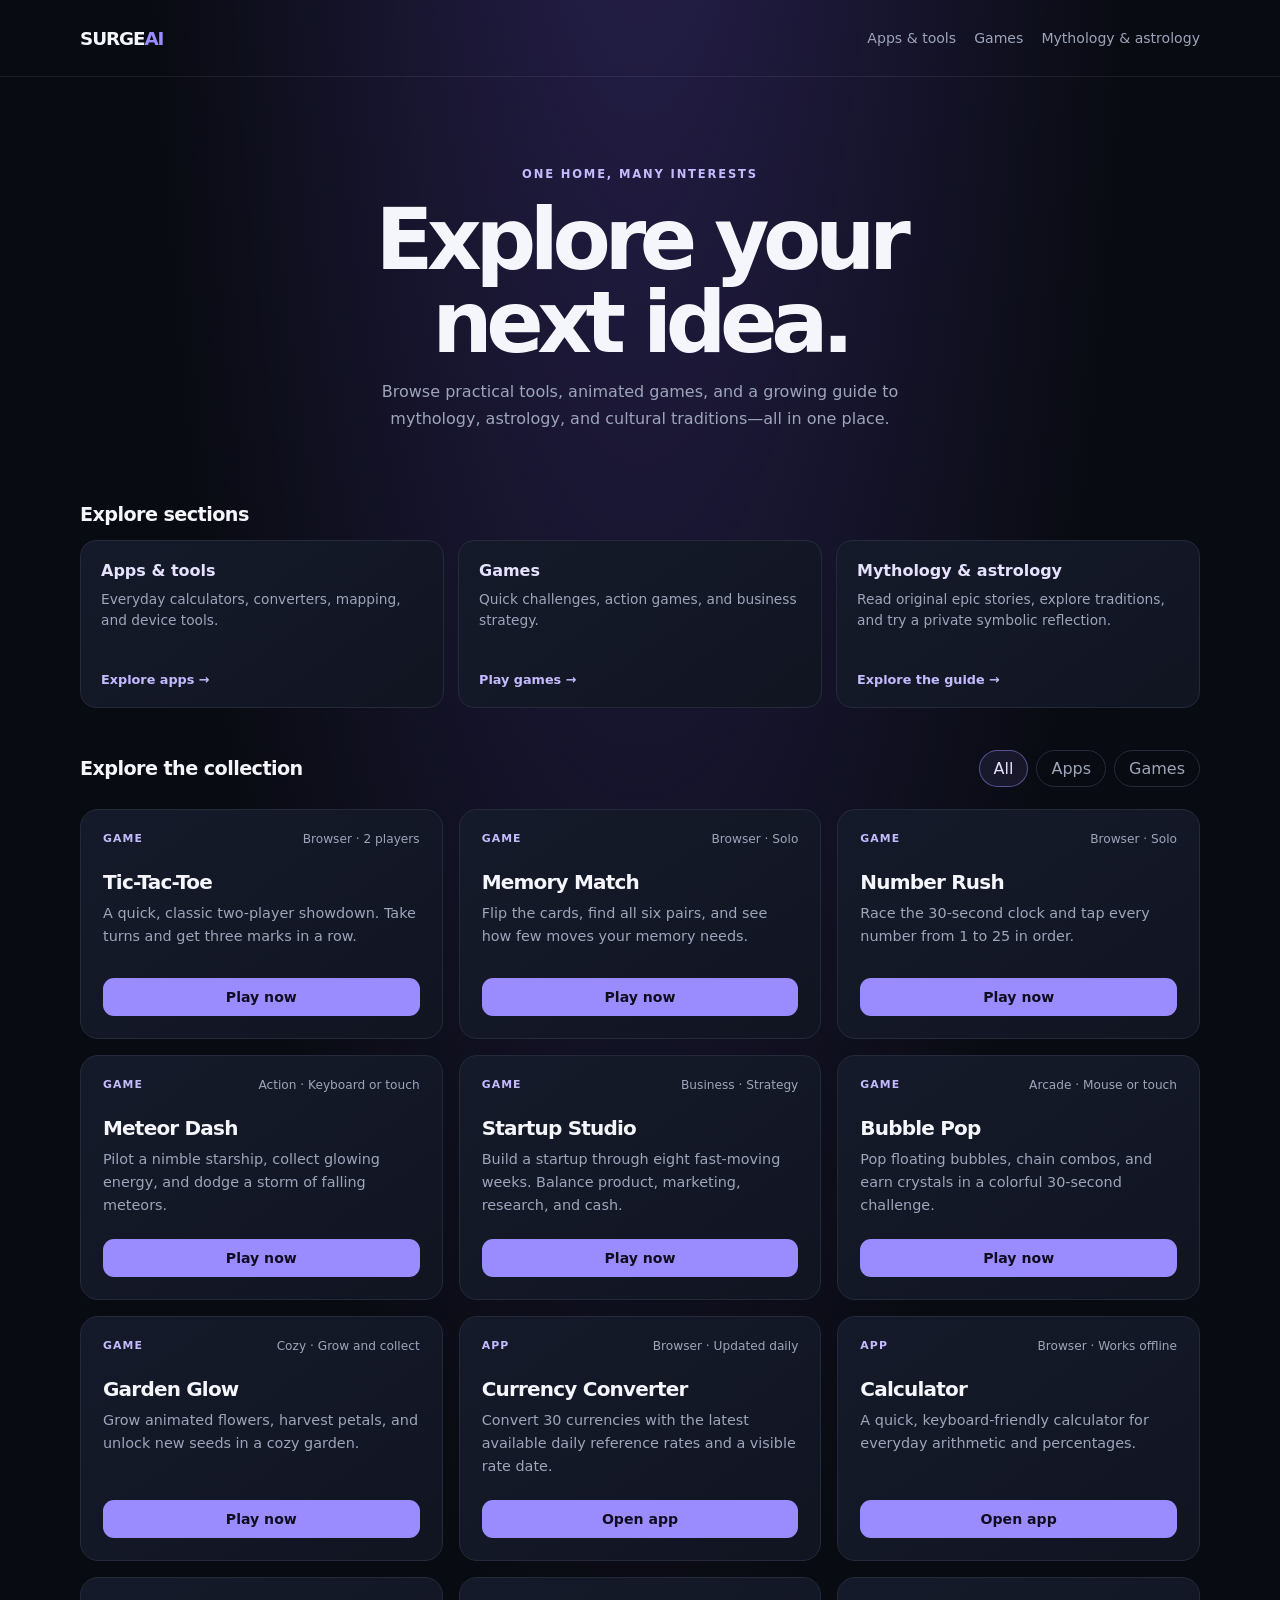
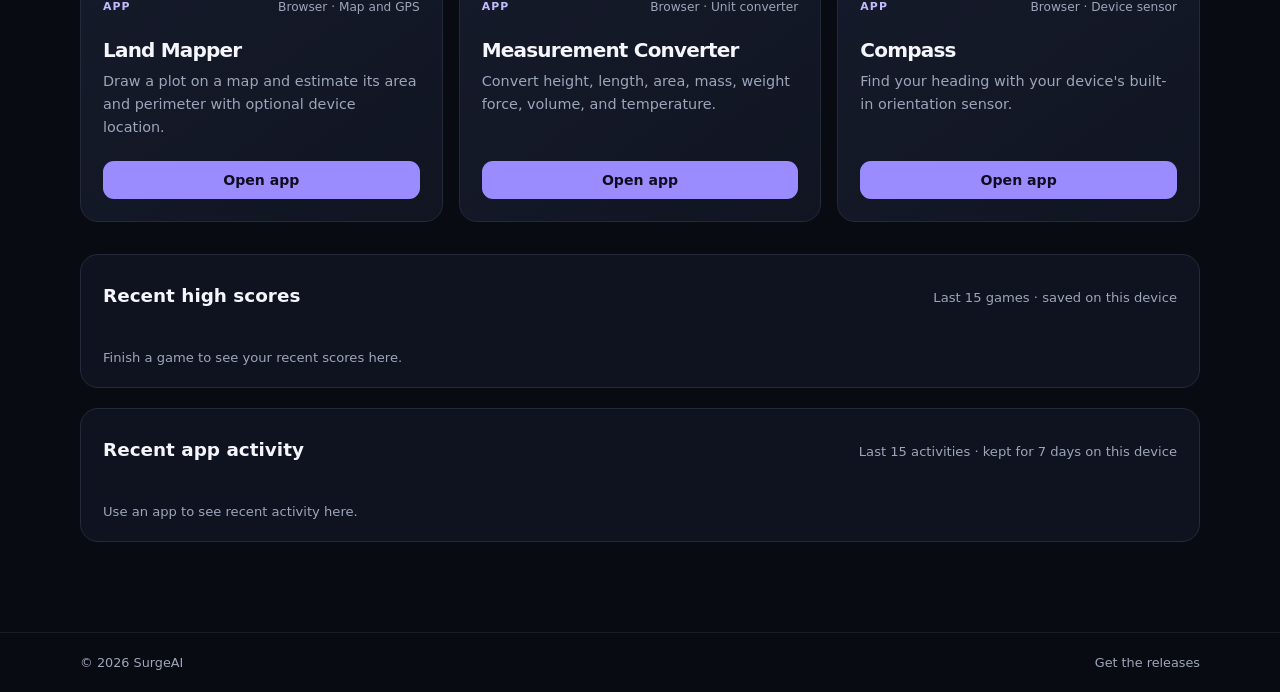
<file: public/index.html>
<!doctype html>
<html lang="en">
  <head>
    <meta charset="utf-8" />
    <meta name="viewport" content="width=device-width, initial-scale=1" />
    <meta name="theme-color" content="#090b12" />
    <meta
      name="description"
      content="Explore browser apps, games, and mythology and astrology guides on SurgeAI."
    />
    <meta
      http-equiv="Content-Security-Policy"
      content="default-src 'self'; base-uri 'self'; object-src 'none'; script-src 'self' https://static.cloudflareinsights.com; style-src 'self' 'unsafe-inline'; img-src 'self' data:; font-src 'self'; connect-src 'self' https://cloudflareinsights.com; form-action 'self'; upgrade-insecure-requests; require-trusted-types-for 'script'"
    />
    <title>SurgeAI — Apps, Games & Guides</title>
    <link rel="canonical" href="https://surgeai.si/" />
    <link rel="ard" href="./.well-known/ard.json" />
    <style>
      :root {
        color-scheme: dark;
        font-family: Inter, ui-sans-serif, system-ui, -apple-system, BlinkMacSystemFont, "Segoe UI", sans-serif;
        background: #090b12;
        color: #f5f6fb;
        font-synthesis: none;
        --muted: #9da5ba;
        --line: #252a3b;
        --accent: #9a8cff;
        --panel: #111522;
      }
      * { box-sizing: border-box; }
      body { margin: 0; min-width: 320px; background: radial-gradient(ellipse at 50% -20%, #28204f 0, transparent 55%), #090b12; }
      a { color: inherit; text-decoration: none; }
      button { font: inherit; }
      .wrap { width: min(1120px, calc(100% - 40px)); margin: auto; }
      header { border-bottom: 1px solid #ffffff12; }
      .nav { min-height: 76px; display: flex; align-items: center; justify-content: space-between; }
      .brand { font-size: 1.15rem; font-weight: 800; letter-spacing: -.06em; }
      .brand span { color: var(--accent); }
      .nav-links { display: flex; flex-wrap: wrap; gap: 18px; color: var(--muted); font-size: .88rem; }
      .nav-links a:hover { color: #fff; }
      .hero { padding: 86px 0 42px; text-align: center; }
      .eyebrow { color: #c4bbff; text-transform: uppercase; letter-spacing: .16em; font-weight: 700; font-size: .72rem; }
      h1 { margin: 16px 0 14px; font-size: clamp(2.8rem, 8vw, 5.3rem); line-height: .98; letter-spacing: -.075em; }
      .hero p { margin: auto; max-width: 560px; color: var(--muted); line-height: 1.7; }
      main { min-height: 52vh; padding: 28px 0 90px; }
      .toolbar { display: flex; align-items: center; justify-content: space-between; gap: 20px; margin: 22px 0; }
      .toolbar h2 { margin: 0; font-size: 1.2rem; letter-spacing: -.03em; }
      .filters { display: flex; gap: 8px; }
      .filter { border: 1px solid var(--line); border-radius: 999px; padding: 8px 14px; color: var(--muted); background: transparent; cursor: pointer; }
      .filter[aria-pressed="true"] { border-color: #9a8cff80; color: #e4dfff; background: #9a8cff17; }
      .grid { display: grid; grid-template-columns: repeat(3, minmax(0, 1fr)); gap: 16px; }
      .card { border: 1px solid var(--line); border-radius: 18px; padding: 22px; background: linear-gradient(145deg, #151a2a, var(--panel)); display: flex; flex-direction: column; min-height: 230px; }
      .card-top { display: flex; justify-content: space-between; align-items: center; gap: 10px; }
      .badge { color: #c4bbff; text-transform: uppercase; letter-spacing: .1em; font-size: .68rem; font-weight: 800; }
      .platform { color: var(--muted); font-size: .76rem; }
      .card h3 { margin: 24px 0 8px; font-size: 1.25rem; letter-spacing: -.04em; }
      .card p { color: var(--muted); font-size: .9rem; line-height: 1.6; margin: 0 0 22px; }
      .download { margin-top: auto; display: inline-flex; align-items: center; justify-content: center; width: 100%; padding: 11px 14px; border-radius: 11px; background: #9a8cff; color: #100d20; font-size: .88rem; font-weight: 800; }
      .download:hover { background: #b0a7ff; }
      .empty { grid-column: 1 / -1; border: 1px dashed #353b50; border-radius: 18px; padding: 45px 20px; text-align: center; color: var(--muted); }
      .empty strong { display: block; color: #e5e7f2; margin-bottom: 6px; }
      .sections { margin: 0 0 42px; }
      .sections h2 { margin: 0 0 14px; font-size: 1.2rem; letter-spacing: -.03em; }
      .section-grid { display: grid; grid-template-columns: repeat(3, minmax(0, 1fr)); gap: 14px; }
      .section-card { display: flex; flex-direction: column; min-height: 168px; padding: 20px; border: 1px solid var(--line); border-radius: 16px; background: linear-gradient(145deg, #151a2a, var(--panel)); transition: transform .18s ease, border-color .18s ease; }
      .section-card:hover { transform: translateY(-3px); border-color: #9a8cff80; }
      .section-card strong { color: #e5e1ff; font-size: 1rem; }
      .section-card span { margin-top: 9px; color: var(--muted); font-size: .86rem; line-height: 1.55; }
      .section-card em { margin-top: auto; padding-top: 16px; color: #c4bbff; font-size: .8rem; font-style: normal; font-weight: 800; }
      .score-history { margin-top: 32px; border: 1px solid var(--line); border-radius: 18px; padding: 22px; background: #111522dd; }
      .score-heading { display: flex; justify-content: space-between; align-items: baseline; gap: 12px; }
      .score-heading h2 { margin: 0; font-size: 1.15rem; }
      .score-heading p, .score-empty { color: var(--muted); font-size: .82rem; }
      .score-list { display: grid; gap: 8px; margin: 16px 0 0; padding: 0; list-style: none; }
      .score-entry { display: flex; justify-content: space-between; align-items: center; gap: 12px; border: 1px solid #252a3b; border-radius: 12px; padding: 11px 13px; background: #0c0f19; }
      .score-entry strong, .score-entry span { display: block; }
      .score-entry strong { font-size: .88rem; }
      .score-entry span { margin-top: 4px; color: var(--muted); font-size: .74rem; }
      .score-value { flex: 0 0 auto; color: #d7d0ff; font-weight: 800; font-size: .82rem; text-align: right; }
      .score-badge { display: inline-block !important; color: #8df0c0 !important; font-weight: 800; }
      .score-empty { margin: 16px 0 0; }
      .activity-history { margin-top: 20px; border: 1px solid var(--line); border-radius: 18px; padding: 22px; background: #111522dd; }
      .activity-heading { display: flex; justify-content: space-between; align-items: baseline; gap: 12px; }
      .activity-heading h2 { margin: 0; font-size: 1.15rem; }
      .activity-heading p, .activity-empty { color: var(--muted); font-size: .82rem; }
      .activity-list { display: grid; gap: 8px; margin: 16px 0 0; padding: 0; list-style: none; }
      .activity-entry { display: flex; justify-content: space-between; align-items: center; gap: 12px; border: 1px solid #252a3b; border-radius: 12px; padding: 11px 13px; background: #0c0f19; }
      .activity-entry strong, .activity-entry span { display: block; }
      .activity-entry strong { font-size: .88rem; }
      .activity-entry span { margin-top: 4px; color: var(--muted); font-size: .74rem; }
      .activity-time { flex: 0 0 auto; color: #d7d0ff; font-size: .76rem; text-align: right; }
      .activity-empty { margin: 16px 0 0; }
      footer { border-top: 1px solid #ffffff12; padding: 22px 0; color: var(--muted); font-size: .8rem; }
      .footer { display: flex; justify-content: space-between; gap: 20px; }
      .footer a:hover { color: #fff; }
      @media (max-width: 760px) { .grid, .section-grid { grid-template-columns: repeat(2, minmax(0, 1fr)); } }
      @media (max-width: 540px) { .wrap { width: min(100% - 28px, 1120px); } .hero { padding-top: 62px; } .nav { align-items: flex-start; flex-direction: column; justify-content: center; gap: 8px; padding: 14px 0; } .nav-links { gap: 14px; } .toolbar { align-items: flex-start; flex-direction: column; } .grid, .section-grid { grid-template-columns: 1fr; } .footer { flex-direction: column; gap: 8px; } .score-heading, .activity-heading { align-items: flex-start; flex-direction: column; } }
    </style>
  </head>
  <body>
    <header>
      <div class="wrap nav">
        <a class="brand" href="./" aria-label="SurgeAI home">SURGE<span>AI</span></a>
        <nav class="nav-links" aria-label="Site sections">
          <a href="./?category=app#catalog">Apps &amp; tools</a>
          <a href="./?category=game#catalog">Games</a>
          <a href="./mythology/">Mythology &amp; astrology</a>
        </nav>
      </div>
    </header>
    <section class="hero wrap">
      <span class="eyebrow">One home, many interests</span>
      <h1>Explore your<br />next idea.</h1>
      <p>Browse practical tools, animated games, and a growing guide to mythology, astrology, and cultural traditions—all in one place.</p>
    </section>
    <main class="wrap">
      <section class="sections" aria-labelledby="sections-title">
        <h2 id="sections-title">Explore sections</h2>
        <div class="section-grid">
          <a class="section-card" href="./?category=app#catalog">
            <strong>Apps &amp; tools</strong>
            <span>Everyday calculators, converters, mapping, and device tools.</span>
            <em>Explore apps →</em>
          </a>
          <a class="section-card" href="./?category=game#catalog">
            <strong>Games</strong>
            <span>Quick challenges, action games, and business strategy.</span>
            <em>Play games →</em>
          </a>
          <a class="section-card" href="./mythology/">
            <strong>Mythology &amp; astrology</strong>
            <span>Read original epic stories, explore traditions, and try a private symbolic reflection.</span>
            <em>Explore the guide →</em>
          </a>
        </div>
      </section>
      <div class="toolbar">
        <h2>Explore the collection</h2>
        <div class="filters" aria-label="Filter catalog">
          <button class="filter" type="button" data-filter="all" aria-pressed="true">All</button>
          <button class="filter" type="button" data-filter="app" aria-pressed="false">Apps</button>
          <button class="filter" type="button" data-filter="game" aria-pressed="false">Games</button>
        </div>
      </div>
      <div class="grid" id="catalog" aria-live="polite">
        <div class="empty"><strong>Loading the collection…</strong>Please wait a moment.</div>
      </div>
      <section class="score-history" aria-labelledby="score-title">
        <div class="score-heading">
          <h2 id="score-title">Recent high scores</h2>
          <p>Last 15 games · saved on this device</p>
        </div>
        <ol class="score-list" id="recent-scores" aria-live="polite"></ol>
        <p class="score-empty" id="score-empty">Finish a game to see your recent scores here.</p>
      </section>
      <section class="activity-history" aria-labelledby="activity-title">
        <div class="activity-heading">
          <h2 id="activity-title">Recent app activity</h2>
          <p>Last 15 activities · kept for 7 days on this device</p>
        </div>
        <ol class="activity-list" id="recent-activity" aria-live="polite"></ol>
        <p class="activity-empty" id="activity-empty">Use an app to see recent activity here.</p>
      </section>
    </main>
    <footer>
      <div class="wrap footer">
        <span>© <span id="year"></span> SurgeAI</span>
        <a href="https://github.com/EmperorAsy/surgeai/releases">Get the releases</a>
      </div>
    </footer>
    <script src="./app.js?v=20261110-sections-1" defer></script>
  </body>
</html>
</file>
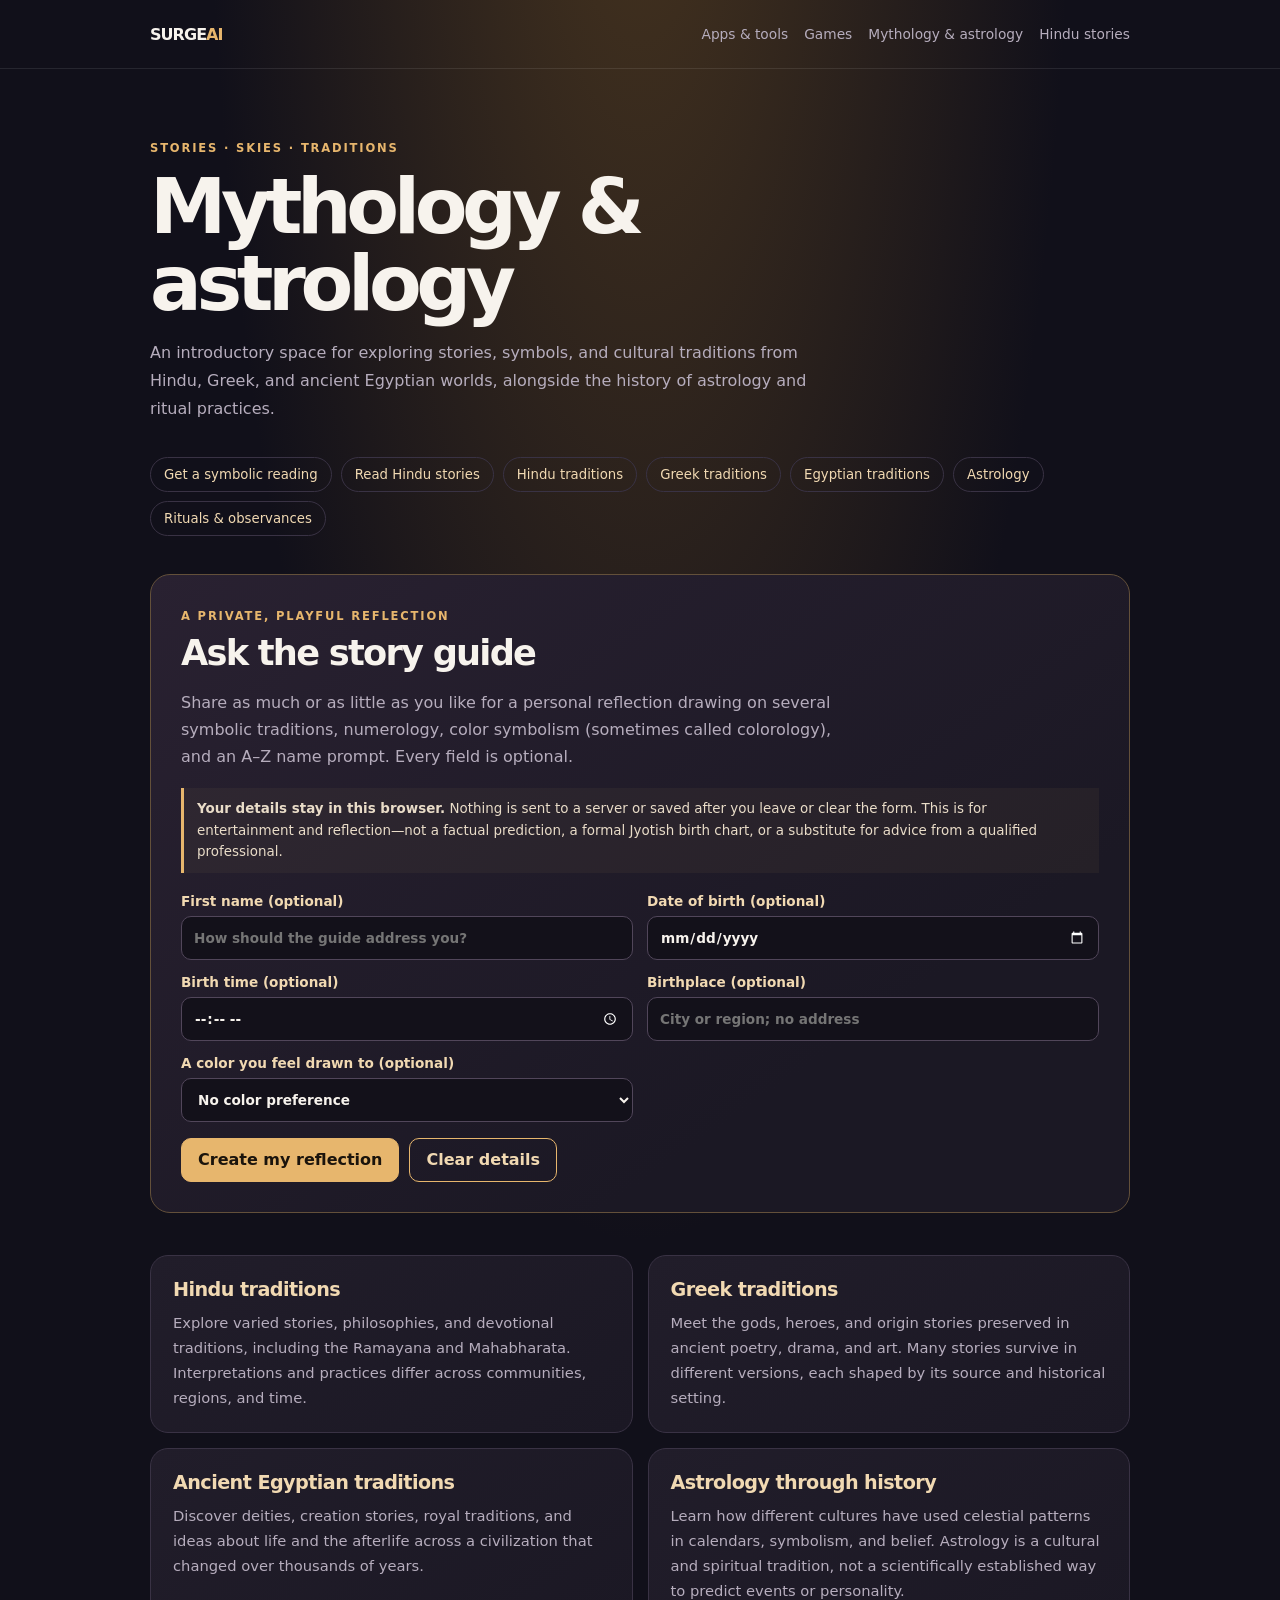
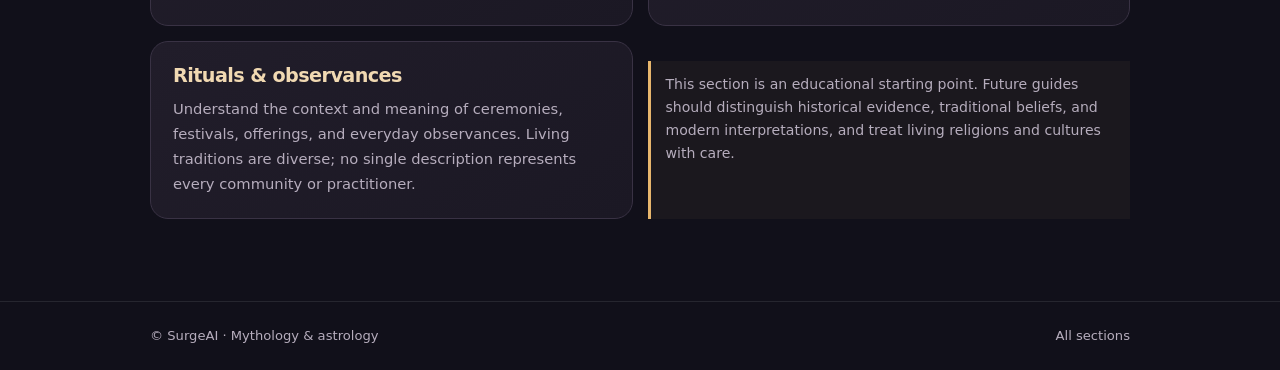
<file: public/mythology/index.html>
<!doctype html>
<html lang="en">
  <head>
    <meta charset="utf-8" />
    <meta name="viewport" content="width=device-width, initial-scale=1" />
    <meta name="theme-color" content="#11101a" />
    <meta name="description" content="Explore introductory guides to Hindu, Greek, and Egyptian mythologies, astrology, and ritual traditions on SurgeAI." />
    <meta http-equiv="Content-Security-Policy" content="default-src 'self'; base-uri 'self'; object-src 'none'; script-src 'self' https://static.cloudflareinsights.com; style-src 'self' 'unsafe-inline'; img-src 'self' data:; font-src 'self'; connect-src 'self' https://cloudflareinsights.com; form-action 'self'; upgrade-insecure-requests; require-trusted-types-for 'script'" />
    <title>Mythology &amp; Astrology — SurgeAI</title>
    <link rel="canonical" href="https://surgeai.si/mythology/" />
    <style>
      :root { color-scheme: dark; font-family: Inter, ui-sans-serif, system-ui, -apple-system, BlinkMacSystemFont, "Segoe UI", sans-serif; background: #11101a; color: #f7f3ed; --muted: #b6adbd; --line: #393244; --accent: #e7b66d; --panel: #1b1824; }
      * { box-sizing: border-box; }
      body { margin: 0; min-width: 320px; background: radial-gradient(ellipse at 50% -15%, #48351f 0, transparent 48%), #11101a; }
      a { color: inherit; text-decoration: none; }
      .wrap { width: min(980px, calc(100% - 36px)); margin: auto; }
      header, footer { border-color: #ffffff17; border-style: solid; }
      header { border-width: 0 0 1px; }
      footer { border-width: 1px 0 0; color: var(--muted); font-size: .82rem; }
      .nav, .footer { min-height: 68px; display: flex; justify-content: space-between; align-items: center; gap: 16px; }
      .brand { font-weight: 850; letter-spacing: -.06em; }
      .brand span { color: var(--accent); }
      .nav-links { display: flex; flex-wrap: wrap; gap: 16px; color: var(--muted); font-size: .86rem; }
      .nav-links a:hover, .footer a:hover { color: var(--accent); }
      main { padding: 68px 0 82px; }
      .hero { max-width: 700px; margin-bottom: 34px; }
      .eyebrow { color: var(--accent); text-transform: uppercase; letter-spacing: .16em; font-size: .72rem; font-weight: 800; }
      h1 { margin: 13px 0; font-size: clamp(2.5rem, 8vw, 4.8rem); line-height: 1; letter-spacing: -.07em; }
      .hero p, .intro { color: var(--muted); line-height: 1.75; }
      .topic-nav { display: flex; flex-wrap: wrap; gap: 9px; margin: 26px 0 38px; }
      .topic-nav a { border: 1px solid var(--line); border-radius: 999px; padding: 9px 13px; color: #f1d9b2; font-size: .83rem; }
      .topic-nav a:hover { border-color: var(--accent); background: #e7b66d14; }
      .topic-grid { display: grid; grid-template-columns: repeat(2, minmax(0, 1fr)); gap: 15px; }
      .topic { scroll-margin-top: 20px; border: 1px solid var(--line); border-radius: 18px; padding: 22px; background: linear-gradient(145deg, #211d2a, var(--panel)); }
      .topic h2 { margin: 0 0 9px; color: #f1d9b2; font-size: 1.2rem; letter-spacing: -.03em; }
      .topic p { margin: 0; color: var(--muted); font-size: .92rem; line-height: 1.7; }
      .note { margin-top: 20px; border-left: 3px solid var(--accent); padding: 12px 15px; color: var(--muted); background: #e7b66d0c; font-size: .88rem; line-height: 1.65; }
      .oracle { scroll-margin-top: 24px; margin: 0 0 42px; border: 1px solid #63503a; border-radius: 20px; padding: clamp(18px, 4vw, 30px); background: linear-gradient(145deg, #292131, #1b1824 72%); }
      .oracle h2 { margin: 8px 0; font-size: clamp(1.6rem, 5vw, 2.2rem); letter-spacing: -.05em; }
      .oracle-intro { max-width: 680px; color: var(--muted); line-height: 1.7; }
      .privacy-note { margin: 18px 0; border-left: 3px solid var(--accent); padding: 10px 13px; color: #e9dcc8; background: #e7b66d0c; font-size: .84rem; line-height: 1.6; }
      .oracle-form { display: grid; grid-template-columns: repeat(2, minmax(0, 1fr)); gap: 14px; margin-top: 20px; }
      .oracle-field { display: grid; gap: 7px; color: #f1d9b2; font-size: .85rem; font-weight: 700; }
      .oracle-field input, .oracle-field select { width: 100%; min-height: 44px; border: 1px solid #51465a; border-radius: 10px; padding: 10px 12px; color: #f7f3ed; background: #13111a; font: inherit; }
      .oracle-field input:focus, .oracle-field select:focus { outline: 2px solid var(--accent); outline-offset: 2px; }
      .oracle-actions { display: flex; flex-wrap: wrap; align-items: center; gap: 10px; grid-column: 1 / -1; margin-top: 2px; }
      .oracle-button { min-height: 44px; border: 1px solid var(--accent); border-radius: 10px; padding: 10px 16px; color: #1b140c; background: var(--accent); font: inherit; font-weight: 800; cursor: pointer; }
      .oracle-button.secondary { color: #f1d9b2; background: transparent; }
      .oracle-button:hover { filter: brightness(1.08); }
      .oracle-button:focus-visible, a:focus-visible { outline: 3px solid #fff; outline-offset: 3px; }
      .oracle-results { display: grid; gap: 10px; margin-top: 22px; }
      .oracle-results:empty { display: none; }
      .oracle-results h3 { margin: 0; color: #f1d9b2; font-size: 1.2rem; }
      .oracle-results > p { margin: 0 0 4px; color: var(--muted); font-size: .86rem; line-height: 1.6; }
      .reading-card { border: 1px solid var(--line); border-radius: 13px; padding: 15px; background: #13111acc; }
      .reading-card h4 { margin: 0 0 6px; color: #f1d9b2; font-size: .96rem; }
      .reading-card p { margin: 0; color: var(--muted); font-size: .88rem; line-height: 1.65; }
      @media (max-width: 620px) { .nav, .footer { align-items: flex-start; flex-direction: column; justify-content: center; padding: 14px 0; } .topic-grid, .oracle-form { grid-template-columns: 1fr; } main { padding-top: 52px; } }
      @media (prefers-reduced-motion: reduce) { *, *::before, *::after { scroll-behavior: auto !important; } }
    </style>
  </head>
  <body>
    <header>
      <div class="wrap nav">
        <a class="brand" href="../" aria-label="SurgeAI home">SURGE<span>AI</span></a>
        <nav class="nav-links" aria-label="Site sections">
          <a href="../?category=app#catalog">Apps &amp; tools</a>
          <a href="../?category=game#catalog">Games</a>
          <a href="./" aria-current="page">Mythology &amp; astrology</a>
          <a href="./stories/">Hindu stories</a>
        </nav>
      </div>
    </header>
    <main class="wrap">
      <section class="hero">
        <span class="eyebrow">Stories · skies · traditions</span>
        <h1>Mythology &amp;<br />astrology</h1>
        <p>An introductory space for exploring stories, symbols, and cultural traditions from Hindu, Greek, and ancient Egyptian worlds, alongside the history of astrology and ritual practices.</p>
      </section>
      <nav class="topic-nav" aria-label="Guide topics">
        <a href="#oracle">Get a symbolic reading</a>
        <a href="./stories/">Read Hindu stories</a>
        <a href="#hindu">Hindu traditions</a>
        <a href="#greek">Greek traditions</a>
        <a href="#egyptian">Egyptian traditions</a>
        <a href="#astrology">Astrology</a>
        <a href="#rituals">Rituals &amp; observances</a>
      </nav>
      <section class="oracle" id="oracle" aria-labelledby="oracle-title">
        <span class="eyebrow">A private, playful reflection</span>
        <h2 id="oracle-title">Ask the story guide</h2>
        <p class="oracle-intro">Share as much or as little as you like for a personal reflection drawing on several symbolic traditions, numerology, color symbolism (sometimes called colorology), and an A–Z name prompt. Every field is optional.</p>
        <p class="privacy-note"><strong>Your details stay in this browser.</strong> Nothing is sent to a server or saved after you leave or clear the form. This is for entertainment and reflection—not a factual prediction, a formal Jyotish birth chart, or a substitute for advice from a qualified professional.</p>
        <form class="oracle-form" id="oracle-form">
          <label class="oracle-field" for="oracle-name">First name (optional)
            <input id="oracle-name" name="name" type="text" maxlength="60" autocomplete="given-name" placeholder="How should the guide address you?" />
          </label>
          <label class="oracle-field" for="oracle-date">Date of birth (optional)
            <input id="oracle-date" name="birthDate" type="date" autocomplete="bday" />
          </label>
          <label class="oracle-field" for="oracle-time">Birth time (optional)
            <input id="oracle-time" name="birthTime" type="time" />
          </label>
          <label class="oracle-field" for="oracle-place">Birthplace (optional)
            <input id="oracle-place" name="birthPlace" type="text" maxlength="80" autocomplete="off" placeholder="City or region; no address" />
          </label>
          <label class="oracle-field" for="oracle-color">A color you feel drawn to (optional)
            <select id="oracle-color" name="color">
              <option value="">No color preference</option>
              <option value="red">Red</option>
              <option value="orange">Orange</option>
              <option value="yellow">Yellow</option>
              <option value="green">Green</option>
              <option value="blue">Blue</option>
              <option value="purple">Purple</option>
              <option value="white">White</option>
              <option value="black">Black</option>
            </select>
          </label>
          <div class="oracle-actions">
            <button class="oracle-button" type="submit">Create my reflection</button>
            <button class="oracle-button secondary" id="oracle-clear" type="reset">Clear details</button>
          </div>
        </form>
        <div class="oracle-results" id="oracle-results" aria-live="polite" aria-atomic="false"></div>
      </section>
      <div class="topic-grid">
        <article class="topic" id="hindu">
          <h2>Hindu traditions</h2>
          <p>Explore varied stories, philosophies, and devotional traditions, including the Ramayana and Mahabharata. Interpretations and practices differ across communities, regions, and time.</p>
        </article>
        <article class="topic" id="greek">
          <h2>Greek traditions</h2>
          <p>Meet the gods, heroes, and origin stories preserved in ancient poetry, drama, and art. Many stories survive in different versions, each shaped by its source and historical setting.</p>
        </article>
        <article class="topic" id="egyptian">
          <h2>Ancient Egyptian traditions</h2>
          <p>Discover deities, creation stories, royal traditions, and ideas about life and the afterlife across a civilization that changed over thousands of years.</p>
        </article>
        <article class="topic" id="astrology">
          <h2>Astrology through history</h2>
          <p>Learn how different cultures have used celestial patterns in calendars, symbolism, and belief. Astrology is a cultural and spiritual tradition, not a scientifically established way to predict events or personality.</p>
        </article>
        <article class="topic" id="rituals">
          <h2>Rituals &amp; observances</h2>
          <p>Understand the context and meaning of ceremonies, festivals, offerings, and everyday observances. Living traditions are diverse; no single description represents every community or practitioner.</p>
        </article>
        <aside class="note">This section is an educational starting point. Future guides should distinguish historical evidence, traditional beliefs, and modern interpretations, and treat living religions and cultures with care.</aside>
      </div>
    </main>
    <footer>
      <div class="wrap footer">
        <span>© SurgeAI · Mythology &amp; astrology</span>
        <a href="../">All sections</a>
      </div>
    </footer>
    <script src="./oracle.js?v=20261110-sections-1" defer></script>
  </body>
</html>
</file>
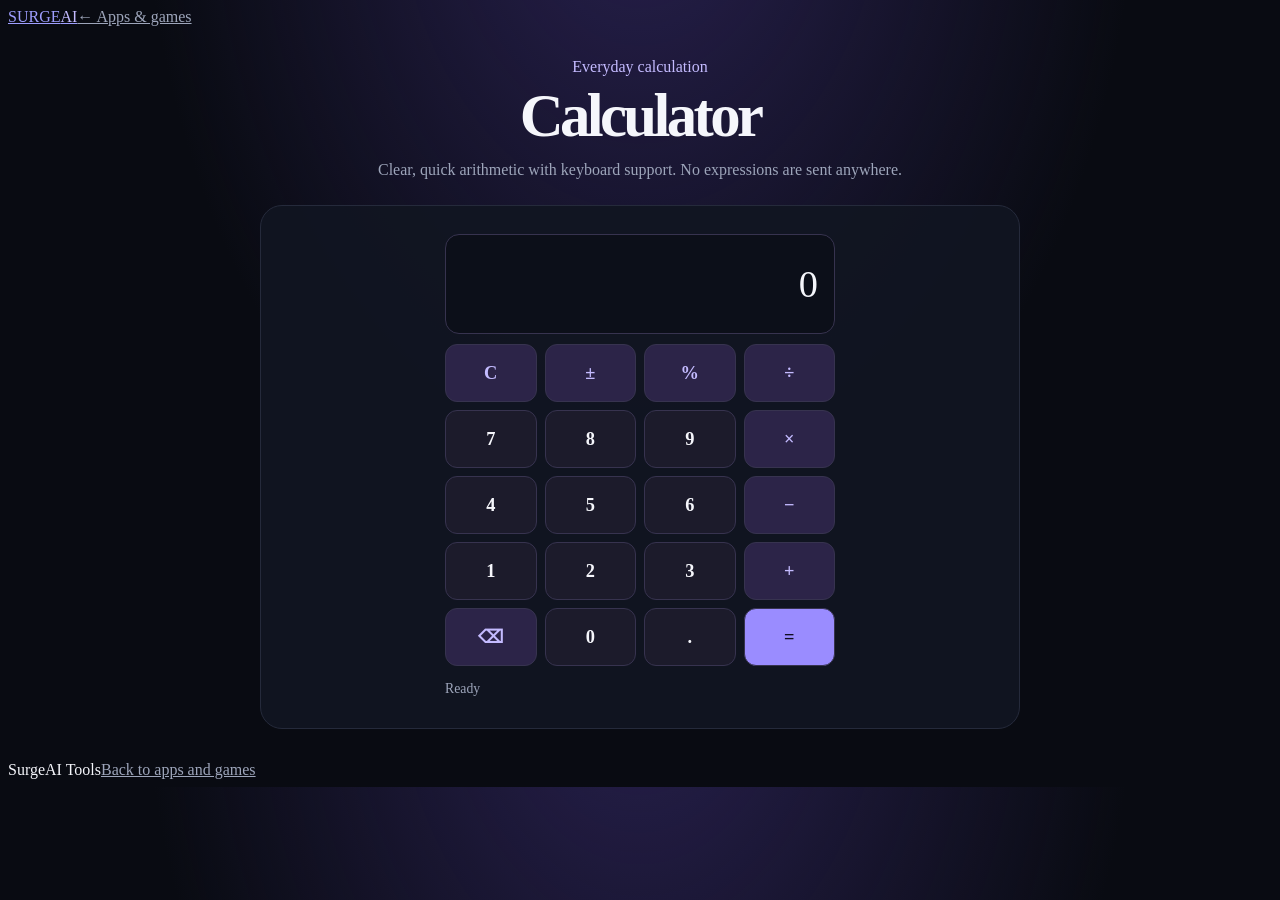
<file: public/apps/calculator/index.html>
<!doctype html>
<html lang="en">
  <head>
    <meta charset="utf-8" />
    <meta name="viewport" content="width=device-width, initial-scale=1" />
    <meta name="theme-color" content="#111522" />
    <meta name="description" content="A fast, accessible everyday calculator for arithmetic, percentages, and decimals." />
    <meta http-equiv="Content-Security-Policy" content="default-src 'self'; base-uri 'self'; object-src 'none'; script-src 'self' https://static.cloudflareinsights.com; style-src 'self' 'unsafe-inline'; img-src 'self' data: https://*.tile.openstreetmap.org; font-src 'self'; connect-src 'self' https://cloudflareinsights.com; form-action 'self'; upgrade-insecure-requests; require-trusted-types-for 'script'" />
    <link rel="canonical" href="https://surgeai.si/apps/calculator/" />
    <link rel="stylesheet" href="../../tools.css?v=20261110-sections-1" />
    <link rel="stylesheet" href="../../theme.css?v=20261110-sections-1" />
    <title>Calculator — SurgeAI</title>
  </head>
  <body data-app="calculator">
    <header><div class="wrap nav"><a class="brand" href="../../?v=20261110-sections-1">SURGE<span>AI</span></a><a class="back" href="../../?v=20261110-sections-1">← Apps & games</a></div></header>
    <main class="tool-main">
      <div class="tool-heading"><span class="eyebrow">Everyday calculation</span><h1>Calculator</h1><p>Clear, quick arithmetic with keyboard support. No expressions are sent anywhere.</p></div>
      <section class="tool-panel" aria-label="Calculator">
        <div class="calculator">
          <output class="calculator-display" id="display" aria-live="polite">0</output>
          <div class="calc-keys" id="keys" aria-label="Calculator keys">
            <button class="calc-key operator" data-key="C" type="button">C</button><button class="calc-key operator" data-key="±" type="button">±</button><button class="calc-key operator" data-key="%" type="button">%</button><button class="calc-key operator" data-key="÷" type="button">÷</button>
            <button class="calc-key" data-key="7" type="button">7</button><button class="calc-key" data-key="8" type="button">8</button><button class="calc-key" data-key="9" type="button">9</button><button class="calc-key operator" data-key="×" type="button">×</button>
            <button class="calc-key" data-key="4" type="button">4</button><button class="calc-key" data-key="5" type="button">5</button><button class="calc-key" data-key="6" type="button">6</button><button class="calc-key operator" data-key="−" type="button">−</button>
            <button class="calc-key" data-key="1" type="button">1</button><button class="calc-key" data-key="2" type="button">2</button><button class="calc-key" data-key="3" type="button">3</button><button class="calc-key operator" data-key="+" type="button">+</button>
            <button class="calc-key operator" data-key="⌫" type="button" aria-label="Backspace">⌫</button><button class="calc-key" data-key="0" type="button">0</button><button class="calc-key" data-key="." type="button">.</button><button class="calc-key equals" data-key="=" type="button">=</button>
          </div>
          <p class="tool-status" id="status" aria-live="polite">Ready</p>
        </div>
      </section>
    </main>
    <footer><div class="wrap footer"><span>SurgeAI Tools</span><a class="back" href="../../?v=20261110-sections-1">Back to apps and games</a></div></footer>
    <script src="../../apps.js?v=20261110-sections-1" defer></script>
  </body>
</html>
</file>
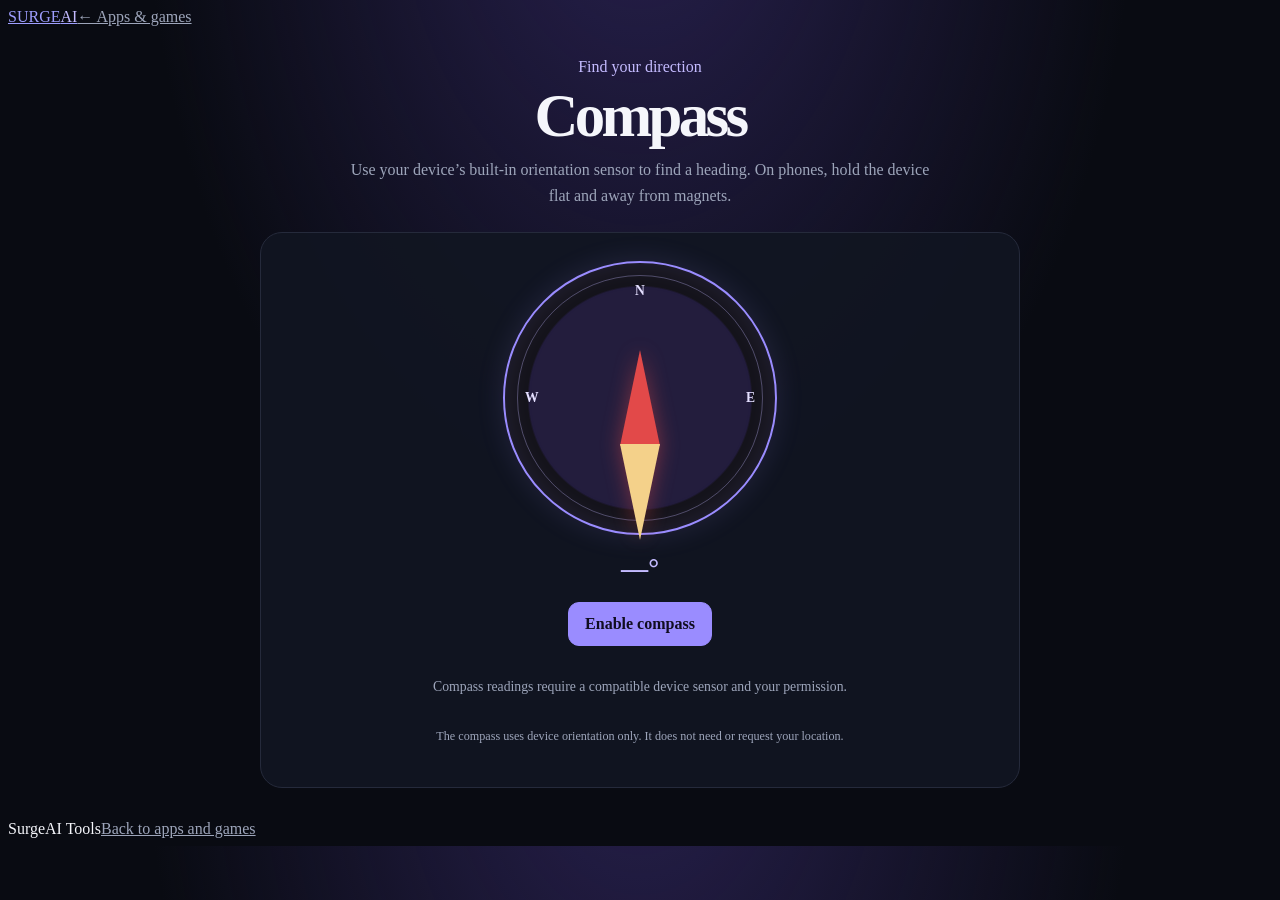
<file: public/apps/compass/index.html>
<!doctype html>
<html lang="en">
  <head>
    <meta charset="utf-8" />
    <meta name="viewport" content="width=device-width, initial-scale=1" />
    <meta name="theme-color" content="#111522" />
    <meta name="description" content="Find your heading with a browser compass using your device orientation sensor." />
    <meta http-equiv="Content-Security-Policy" content="default-src 'self'; base-uri 'self'; object-src 'none'; script-src 'self' https://static.cloudflareinsights.com; style-src 'self' 'unsafe-inline'; img-src 'self' data: https://*.tile.openstreetmap.org; font-src 'self'; connect-src 'self' https://cloudflareinsights.com; form-action 'self'; upgrade-insecure-requests; require-trusted-types-for 'script'" />
    <link rel="canonical" href="https://surgeai.si/apps/compass/" />
    <link rel="stylesheet" href="../../tools.css?v=20261110-sections-1" />
    <link rel="stylesheet" href="../../theme.css?v=20261110-sections-1" />
    <title>Compass — SurgeAI</title>
  </head>
  <body data-app="compass">
    <header><div class="wrap nav"><a class="brand" href="../../?v=20261110-sections-1">SURGE<span>AI</span></a><a class="back" href="../../?v=20261110-sections-1">← Apps & games</a></div></header>
    <main class="tool-main">
      <div class="tool-heading"><span class="eyebrow">Find your direction</span><h1>Compass</h1><p>Use your device’s built-in orientation sensor to find a heading. On phones, hold the device flat and away from magnets.</p></div>
      <section class="tool-panel compass-layout" aria-label="Device compass">
        <div class="compass-dial" aria-hidden="true">
          <span class="compass-mark north">N</span><span class="compass-mark east">E</span><span class="compass-mark south">S</span><span class="compass-mark west">W</span>
          <span class="compass-needle" id="needle"></span>
        </div>
        <div class="compass-heading" id="heading" aria-live="polite">—°</div>
        <button class="tool-button" id="start" type="button">Enable compass</button>
        <p class="tool-status" id="status" aria-live="polite">Compass readings require a compatible device sensor and your permission.</p>
        <p class="tool-note">The compass uses device orientation only. It does not need or request your location.</p>
      </section>
    </main>
    <footer><div class="wrap footer"><span>SurgeAI Tools</span><a class="back" href="../../?v=20261110-sections-1">Back to apps and games</a></div></footer>
    <script src="../../apps.js?v=20261110-sections-1" defer></script>
  </body>
</html>
</file>
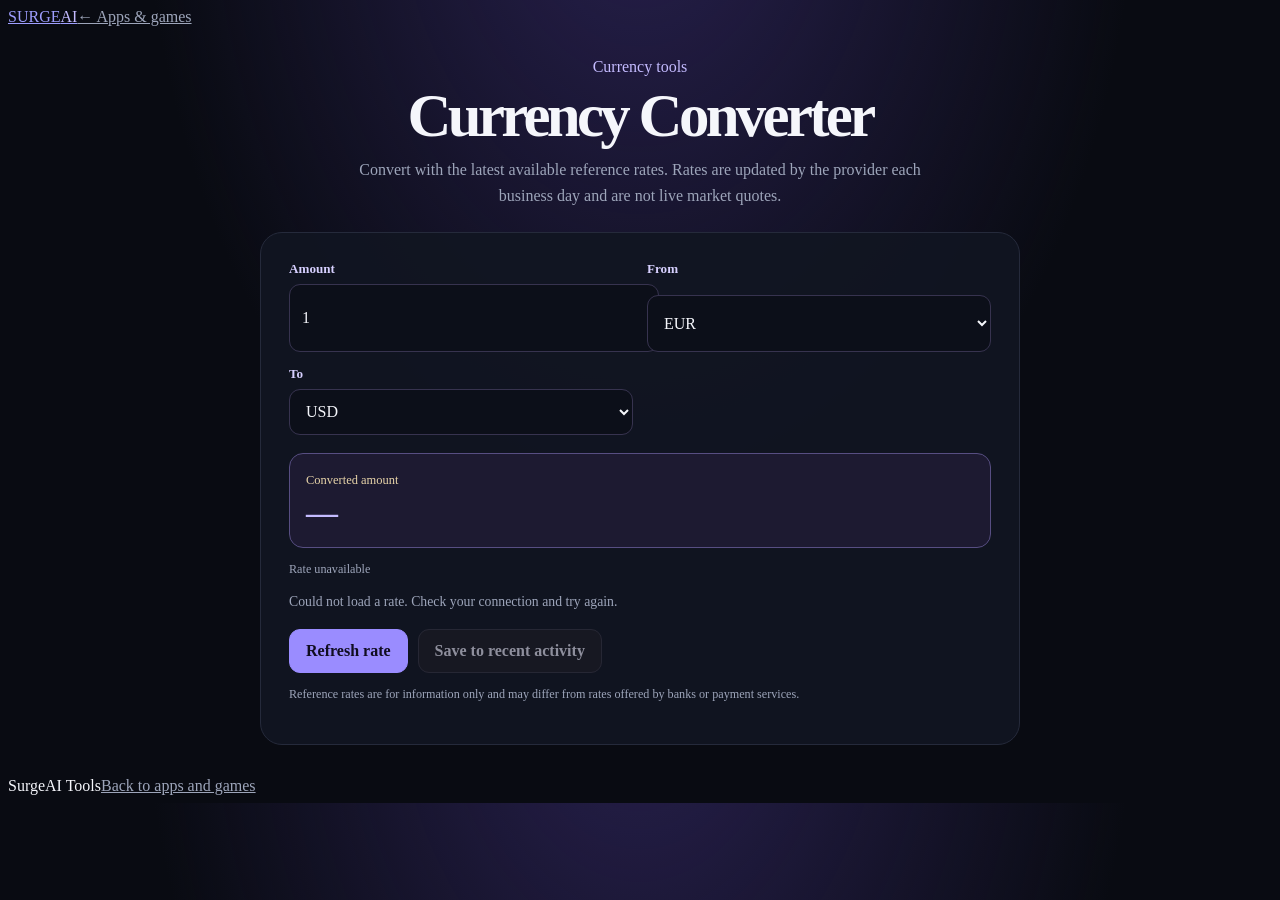
<file: public/apps/currency-converter/index.html>
<!doctype html>
<html lang="en">
  <head>
    <meta charset="utf-8" />
    <meta name="viewport" content="width=device-width, initial-scale=1" />
    <meta name="theme-color" content="#111522" />
    <meta name="description" content="Convert currencies using the latest available daily reference rates, with the rate date shown." />
    <meta http-equiv="Content-Security-Policy" content="default-src 'self'; base-uri 'self'; object-src 'none'; script-src 'self' https://static.cloudflareinsights.com; style-src 'self' 'unsafe-inline'; img-src 'self' data: https://*.tile.openstreetmap.org; font-src 'self'; connect-src 'self' https://cloudflareinsights.com https://api.frankfurter.dev; form-action 'self'; upgrade-insecure-requests; require-trusted-types-for 'script'" />
    <link rel="canonical" href="https://surgeai.si/apps/currency-converter/" />
    <link rel="stylesheet" href="../../tools.css?v=20261110-sections-1" />
    <link rel="stylesheet" href="../../theme.css?v=20261110-sections-1" />
    <title>Currency Converter — SurgeAI</title>
  </head>
  <body data-app="currency-converter">
    <header><div class="wrap nav"><a class="brand" href="../../?v=20261110-sections-1">SURGE<span>AI</span></a><a class="back" href="../../?v=20261110-sections-1">← Apps & games</a></div></header>
    <main class="tool-main">
      <div class="tool-heading">
        <span class="eyebrow">Currency tools</span>
        <h1>Currency Converter</h1>
        <p>Convert with the latest available reference rates. Rates are updated by the provider each business day and are not live market quotes.</p>
      </div>
      <section class="tool-panel" aria-label="Currency converter">
        <div class="tool-grid">
          <div class="tool-field"><label for="amount">Amount</label><input id="amount" type="number" min="0" step="any" value="1" inputmode="decimal" /></div>
          <div class="tool-field"><label for="base">From</label><select id="base">
            <option>AUD</option><option>BRL</option><option>CAD</option><option>CHF</option><option>CNY</option><option>CZK</option><option>DKK</option><option selected>EUR</option><option>GBP</option><option>HKD</option><option>HUF</option><option>IDR</option><option>ILS</option><option>INR</option><option>ISK</option><option>JPY</option><option>KRW</option><option>MXN</option><option>MYR</option><option>NOK</option><option>NZD</option><option>PHP</option><option>PLN</option><option>RON</option><option>SEK</option><option>SGD</option><option>THB</option><option>TRY</option><option>USD</option><option>ZAR</option>
          </select></div>
          <div class="tool-field"><label for="quote">To</label><select id="quote">
            <option>AUD</option><option>BRL</option><option>CAD</option><option>CHF</option><option>CNY</option><option>CZK</option><option>DKK</option><option>EUR</option><option>GBP</option><option>HKD</option><option>HUF</option><option>IDR</option><option>ILS</option><option>INR</option><option>ISK</option><option>JPY</option><option>KRW</option><option>MXN</option><option>MYR</option><option>NOK</option><option>NZD</option><option>PHP</option><option>PLN</option><option>RON</option><option>SEK</option><option>SGD</option><option>THB</option><option>TRY</option><option selected>USD</option><option>ZAR</option>
          </select></div>
        </div>
        <div class="tool-result"><span class="tool-result-label">Converted amount</span><strong id="converted" aria-live="polite">—</strong></div>
        <p id="rate" class="tool-note">Loading reference rate…</p>
        <p id="status" class="tool-status" aria-live="polite">Connecting to the rate provider…</p>
        <div class="tool-actions">
          <button class="tool-button" id="refresh" type="button">Refresh rate</button>
          <button class="tool-button secondary" id="save-conversion" type="button" disabled>Save to recent activity</button>
        </div>
        <p class="tool-note">Reference rates are for information only and may differ from rates offered by banks or payment services.</p>
      </section>
    </main>
    <footer><div class="wrap footer"><span>SurgeAI Tools</span><a class="back" href="../../?v=20261110-sections-1">Back to apps and games</a></div></footer>
    <script src="../../apps.js?v=20261110-sections-1" defer></script>
  </body>
</html>
</file>
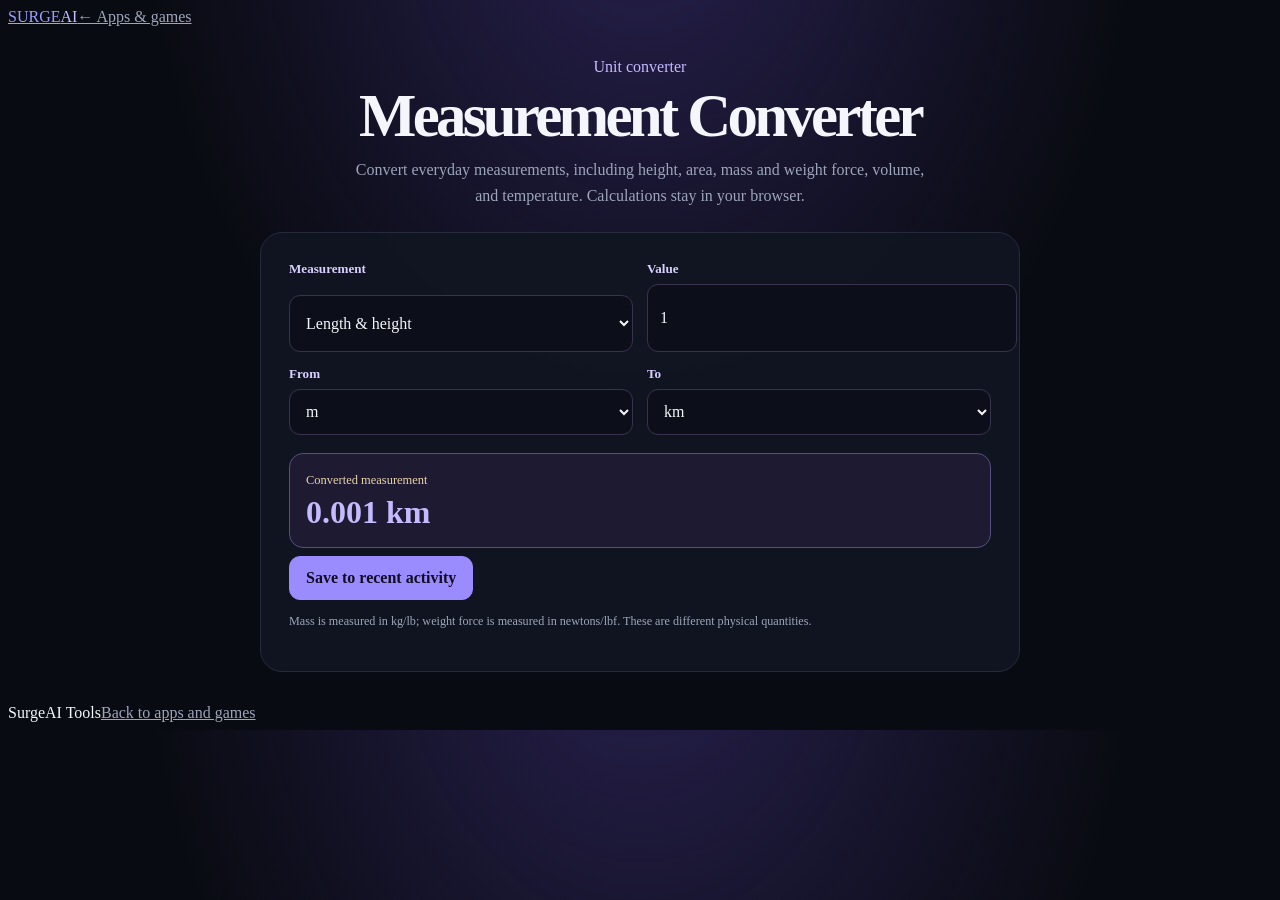
<file: public/apps/measurement-converter/index.html>
<!doctype html>
<html lang="en">
  <head>
    <meta charset="utf-8" />
    <meta name="viewport" content="width=device-width, initial-scale=1" />
    <meta name="theme-color" content="#111522" />
    <meta name="description" content="Convert length, height, area, mass, weight, volume, and temperature units." />
    <meta http-equiv="Content-Security-Policy" content="default-src 'self'; base-uri 'self'; object-src 'none'; script-src 'self' https://static.cloudflareinsights.com; style-src 'self' 'unsafe-inline'; img-src 'self' data: https://*.tile.openstreetmap.org; font-src 'self'; connect-src 'self' https://cloudflareinsights.com; form-action 'self'; upgrade-insecure-requests; require-trusted-types-for 'script'" />
    <link rel="canonical" href="https://surgeai.si/apps/measurement-converter/" />
    <link rel="stylesheet" href="../../tools.css?v=20261110-sections-1" />
    <link rel="stylesheet" href="../../theme.css?v=20261110-sections-1" />
    <title>Measurement Converter — SurgeAI</title>
  </head>
  <body data-app="measurement-converter">
    <header><div class="wrap nav"><a class="brand" href="../../?v=20261110-sections-1">SURGE<span>AI</span></a><a class="back" href="../../?v=20261110-sections-1">← Apps & games</a></div></header>
    <main class="tool-main">
      <div class="tool-heading"><span class="eyebrow">Unit converter</span><h1>Measurement Converter</h1><p>Convert everyday measurements, including height, area, mass and weight force, volume, and temperature. Calculations stay in your browser.</p></div>
      <section class="tool-panel" aria-label="Measurement converter">
        <div class="tool-grid">
          <div class="tool-field"><label for="category">Measurement</label><select id="category"><option value="length">Length & height</option><option value="area">Area</option><option value="mass">Mass / everyday weight</option><option value="force">Weight force</option><option value="volume">Volume</option><option value="temperature">Temperature</option></select></div>
          <div class="tool-field"><label for="value">Value</label><input id="value" type="number" step="any" value="1" inputmode="decimal" /></div>
          <div class="tool-field"><label for="from-unit">From</label><select id="from-unit"></select></div>
          <div class="tool-field"><label for="to-unit">To</label><select id="to-unit"></select></div>
        </div>
        <div class="tool-result"><span class="tool-result-label">Converted measurement</span><strong id="result" aria-live="polite">—</strong></div>
        <button class="tool-button" id="save-conversion" type="button" disabled>Save to recent activity</button>
        <p class="tool-note">Mass is measured in kg/lb; weight force is measured in newtons/lbf. These are different physical quantities.</p>
      </section>
    </main>
    <footer><div class="wrap footer"><span>SurgeAI Tools</span><a class="back" href="../../?v=20261110-sections-1">Back to apps and games</a></div></footer>
    <script src="../../apps.js?v=20261110-sections-1" defer></script>
  </body>
</html>
</file>
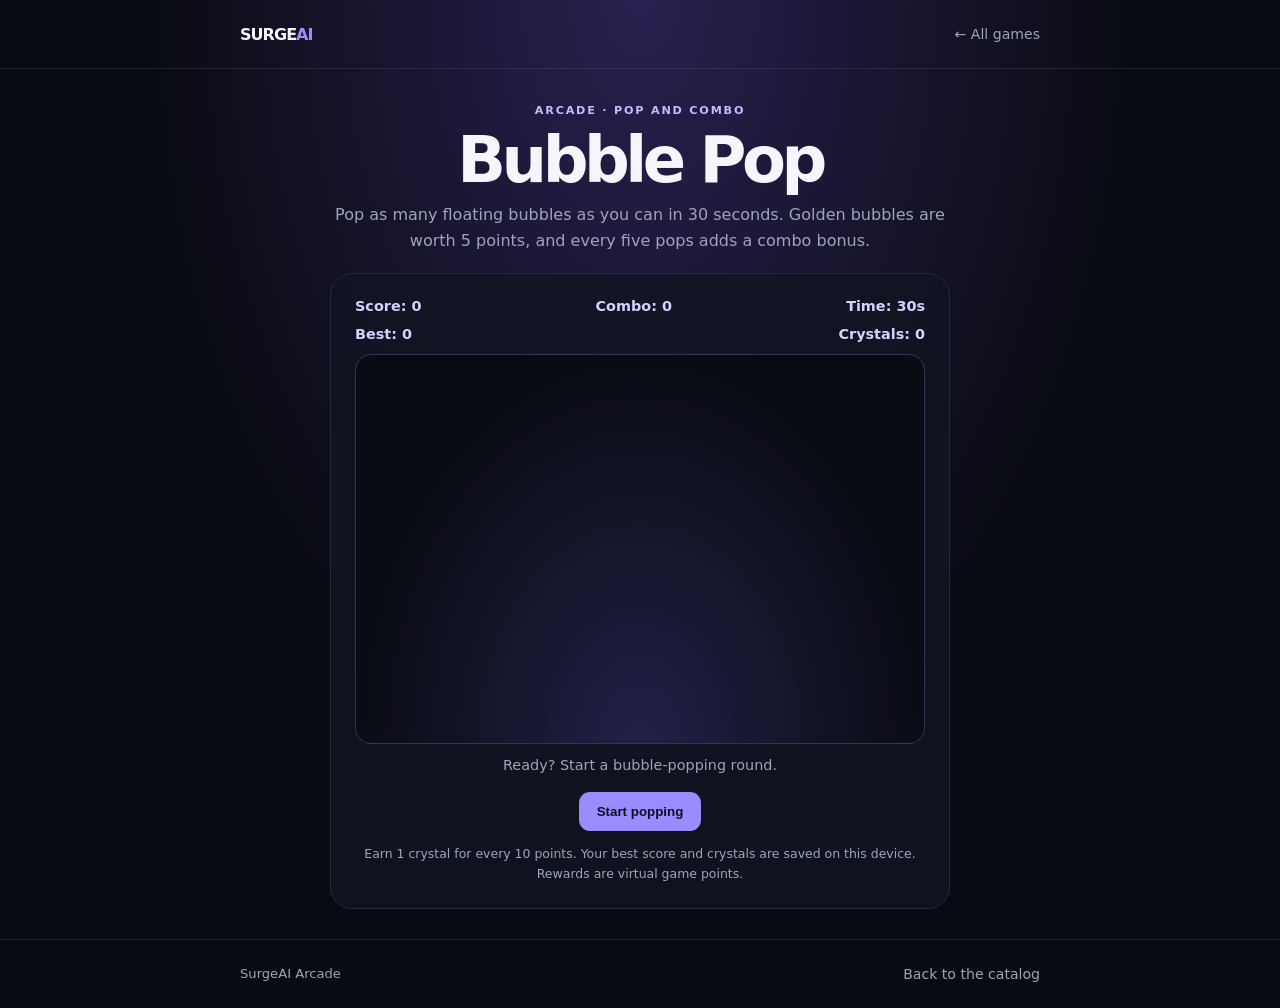
<file: public/games/bubble-pop/index.html>
<!doctype html>
<html lang="en">
  <head>
    <meta charset="utf-8" />
    <meta name="viewport" content="width=device-width, initial-scale=1" />
    <meta name="theme-color" content="#0b0b17" />
    <meta name="description" content="Pop animated bubbles, build combos, and earn crystals in Bubble Pop on SurgeAI." />
    <meta http-equiv="Content-Security-Policy" content="default-src 'self'; base-uri 'self'; object-src 'none'; script-src 'self' https://static.cloudflareinsights.com; style-src 'self' 'unsafe-inline'; img-src 'self' data:; font-src 'self'; connect-src 'self' https://cloudflareinsights.com; form-action 'self'; upgrade-insecure-requests; require-trusted-types-for 'script'" />
    <link rel="canonical" href="https://surgeai.si/games/bubble-pop/" />
    <link rel="stylesheet" href="../../games.css?v=20261110-rewards-2" />
    <title>Bubble Pop — SurgeAI</title>
    <style>
      :root { color-scheme: dark; font-family: Inter, ui-sans-serif, system-ui, sans-serif; background: #090b12; color: #f5f6fb; --muted: #9da5ba; --line: #252a3b; --accent: #9a8cff; }
      * { box-sizing: border-box; }
      body { margin: 0; min-height: 100vh; display: grid; grid-template-rows: auto 1fr auto; background: radial-gradient(ellipse at 50% 0, #28204f 0, transparent 55%), #090b12; }
      a { color: inherit; text-decoration: none; }
      header, footer { border-color: #ffffff12; border-style: solid; }
      header { border-width: 0 0 1px; }
      footer { border-width: 1px 0 0; color: var(--muted); font-size: .82rem; }
      .wrap { width: min(800px, calc(100% - 32px)); margin: auto; }
      .nav, .footer { min-height: 68px; display: flex; justify-content: space-between; align-items: center; gap: 16px; }
      .brand { font-weight: 850; letter-spacing: -.06em; }.brand span { color: var(--accent); }
      .back { color: var(--muted); font-size: .88rem; }
      main { align-self: center; width: min(100% - 32px, 620px); margin: 30px auto; text-align: center; }
      .eyebrow { color: #c4bbff; text-transform: uppercase; letter-spacing: .16em; font-weight: 800; font-size: .7rem; }
      h1 { margin: 10px 0; font-size: clamp(2.4rem, 10vw, 4rem); line-height: 1; letter-spacing: -.07em; }
      .intro { color: var(--muted); line-height: 1.6; margin: 0 auto 20px; }
      .panel { padding: clamp(14px, 4vw, 24px); border: 1px solid var(--line); border-radius: 22px; background: #111522dd; }
      .stats { display: flex; justify-content: space-between; flex-wrap: wrap; gap: 10px; margin-bottom: 12px; color: #d7d0ff; font-size: .9rem; font-weight: 750; }
      .arena { position: relative; height: min(48vh, 390px); min-height: 270px; overflow: hidden; border: 1px solid #37334f; border-radius: 16px; background: radial-gradient(ellipse at 50% 100%, #222047, #090b12 72%); touch-action: manipulation; }
      .bubble { position: absolute; width: clamp(38px, 9vw, 62px); aspect-ratio: 1; padding: 0; border: 1px solid #ffffff99; border-radius: 50%; background: radial-gradient(circle at 32% 28%, #ffffffdd 0 4%, #75f3e7bb 18%, #5b86ffaa 58%, #ad62ff66 78%); box-shadow: inset -7px -9px 16px #211b6d77, 0 0 22px #7f8fff66; cursor: pointer; animation: drift var(--duration) ease-in-out infinite alternate; }
      .bubble::after { content: ""; position: absolute; left: 20%; top: 16%; width: 18%; height: 10%; border-radius: 50%; background: #fff; transform: rotate(-35deg); opacity: .8; }
      .bubble.golden { background: radial-gradient(circle at 32% 28%, #fff8cc 0 5%, #ffe56f 20%, #ff9a4d 62%, #ff5f87 85%); box-shadow: inset -7px -9px 16px #a5383577, 0 0 26px #ffc45b99; }
      .bubble:focus-visible { outline: 3px solid white; outline-offset: 3px; }
      .sparkle { position: absolute; z-index: 1; color: #fff2a1; font-weight: 900; pointer-events: none; animation: sparkle-up .75s ease-out forwards; }
      .status { min-height: 1.5em; margin: 13px 0; color: var(--muted); font-size: .9rem; }
      .start { border: 0; border-radius: 11px; padding: 12px 18px; background: var(--accent); color: #100d20; font-weight: 800; cursor: pointer; }
      .start:disabled { opacity: .7; cursor: default; }
      .help { margin: 13px 0 0; color: var(--muted); font-size: .78rem; line-height: 1.6; }
      .start:focus-visible, a:focus-visible { outline: 3px solid #fff; outline-offset: 3px; }
      @keyframes drift { from { transform: translateY(0) scale(.9); } to { transform: translateY(calc(-1 * var(--float))) scale(1.08); } }
      @keyframes sparkle-up { to { opacity: 0; transform: translateY(-34px) scale(1.3); } }
      @media (prefers-reduced-motion: reduce) { *, *::before, *::after { animation-duration: .01ms !important; animation-iteration-count: 1 !important; scroll-behavior: auto !important; } }
    </style>
  </head>
  <body data-game="bubble-pop">
    <header><div class="wrap nav"><a class="brand" href="../../?v=20261110-sections-1">SURGE<span>AI</span></a><a class="back" href="../../?v=20261110-sections-1">← All games</a></div></header>
    <main>
      <span class="eyebrow">Arcade · Pop and combo</span>
      <h1>Bubble Pop</h1>
      <p class="intro">Pop as many floating bubbles as you can in 30 seconds. Golden bubbles are worth 5 points, and every five pops adds a combo bonus.</p>
      <section class="panel" aria-label="Bubble Pop game">
        <div class="stats"><span id="score">Score: 0</span><span id="combo">Combo: 0</span><span id="time">Time: 30s</span></div>
        <div class="stats"><span id="best">Best: 0</span><span id="crystals">Crystals: 0</span></div>
        <div class="arena" id="arena" role="group" aria-label="Tap or click the bubbles to pop them"></div>
        <p class="status" id="status" aria-live="polite">Ready? Start a bubble-popping round.</p>
        <button class="start" id="start" type="button">Start popping</button>
        <p class="help">Earn 1 crystal for every 10 points. Your best score and crystals are saved on this device. Rewards are virtual game points.</p>
      </section>
    </main>
    <footer><div class="wrap footer"><span>SurgeAI Arcade</span><a class="back" href="../../?v=20261110-sections-1">Back to the catalog</a></div></footer>
    <script src="../../games.js?v=20261110-rewards-2" defer></script>
  </body>
</html>
</file>
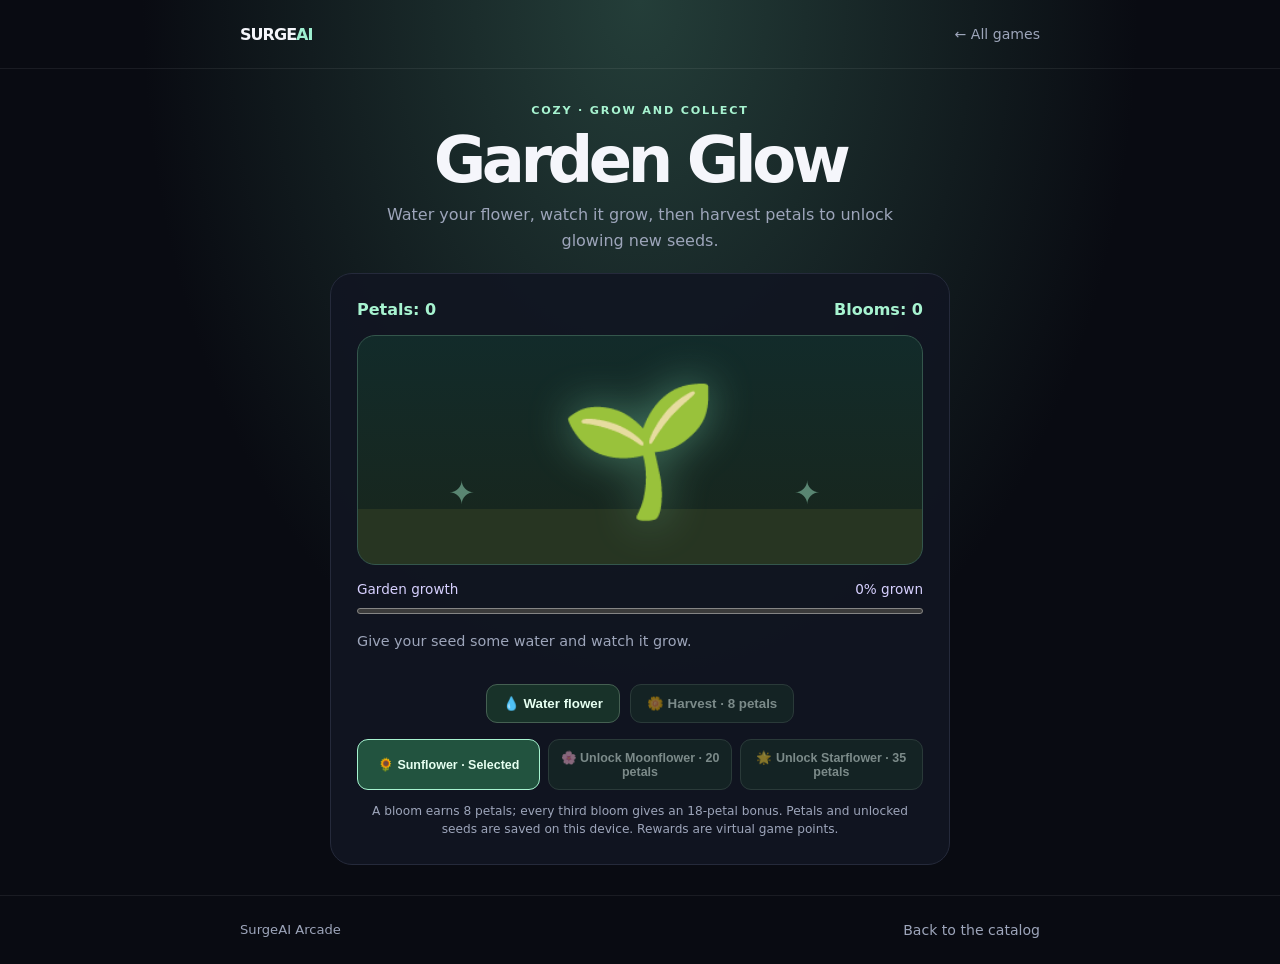
<file: public/games/garden-glow/index.html>
<!doctype html>
<html lang="en">
  <head>
    <meta charset="utf-8" />
    <meta name="viewport" content="width=device-width, initial-scale=1" />
    <meta name="theme-color" content="#0b0b17" />
    <meta name="description" content="Grow animated flowers, harvest petals, and unlock new seeds in Garden Glow on SurgeAI." />
    <meta http-equiv="Content-Security-Policy" content="default-src 'self'; base-uri 'self'; object-src 'none'; script-src 'self' https://static.cloudflareinsights.com; style-src 'self' 'unsafe-inline'; img-src 'self' data:; font-src 'self'; connect-src 'self' https://cloudflareinsights.com; form-action 'self'; upgrade-insecure-requests; require-trusted-types-for 'script'" />
    <link rel="canonical" href="https://surgeai.si/games/garden-glow/" />
    <link rel="stylesheet" href="../../games.css?v=20261110-rewards-2" />
    <title>Garden Glow — SurgeAI</title>
    <style>
      :root { color-scheme: dark; font-family: Inter, ui-sans-serif, system-ui, sans-serif; background: #090b12; color: #f5f6fb; --muted: #9da5ba; --line: #252a3b; --accent: #9a8cff; }
      * { box-sizing: border-box; }
      body { margin: 0; min-height: 100vh; display: grid; grid-template-rows: auto 1fr auto; background: radial-gradient(ellipse at 50% 0, #243e39, transparent 55%), #090b12; }
      a { color: inherit; text-decoration: none; }
      header, footer { border-color: #ffffff12; border-style: solid; }
      header { border-width: 0 0 1px; }
      footer { border-width: 1px 0 0; color: var(--muted); font-size: .82rem; }
      .wrap { width: min(800px, calc(100% - 32px)); margin: auto; }
      .nav, .footer { min-height: 68px; display: flex; justify-content: space-between; align-items: center; gap: 16px; }
      .brand { font-weight: 850; letter-spacing: -.06em; }.brand span { color: #9eefd0; }
      .back { color: var(--muted); font-size: .88rem; }
      main { align-self: center; width: min(100% - 32px, 620px); margin: 30px auto; }
      .heading { text-align: center; }
      .eyebrow { color: #a7f3d0; text-transform: uppercase; letter-spacing: .16em; font-weight: 800; font-size: .7rem; }
      h1 { margin: 10px 0; font-size: clamp(2.4rem, 10vw, 4rem); line-height: 1; letter-spacing: -.07em; }
      .intro { color: var(--muted); line-height: 1.6; margin: 0 auto 20px; max-width: 510px; }
      .panel { padding: clamp(16px, 4vw, 26px); border: 1px solid var(--line); border-radius: 22px; background: #111522e8; }
      .topline { display: flex; justify-content: space-between; gap: 12px; color: #a7f3d0; font-weight: 800; }
      .garden { position: relative; display: grid; place-items: center; min-height: 230px; margin: 16px 0; overflow: hidden; border: 1px solid #34564c; border-radius: 18px; background: linear-gradient(#122b2a, #17271f 76%, #273522 76%); }
      .garden::before, .garden::after { position: absolute; bottom: 23%; color: #a7f3d077; font-size: 2rem; content: "✦"; animation: twinkle 2s ease-in-out infinite alternate; }
      .garden::before { left: 16%; }.garden::after { right: 18%; animation-delay: .8s; }
      .plant { z-index: 1; font-size: clamp(5rem, 24vw, 8rem); line-height: 1; filter: drop-shadow(0 0 22px #8df0c066); transform-origin: bottom center; animation: sway 2.8s ease-in-out infinite alternate; transition: filter .3s; }
      .plant[data-stage="3"] { filter: drop-shadow(0 0 30px #f8d878aa); animation: bloom .6s cubic-bezier(.2, 1.7, .5, 1) both; }
      .plant[data-flower="moonflower"] { filter: drop-shadow(0 0 24px #a98dff99); }
      .plant[data-flower="starflower"] { filter: drop-shadow(0 0 28px #ffd879aa); }
      .water-drop { position: absolute; z-index: 2; top: 28%; font-size: 1.3rem; pointer-events: none; animation: water-fall .8s ease-in forwards; }
      .progress-row { display: flex; justify-content: space-between; gap: 12px; color: #d7d0ff; font-size: .85rem; }
      progress { display: block; width: 100%; height: 12px; margin: 8px 0 14px; accent-color: #72dfad; }
      .status { min-height: 2.8em; margin: 12px 0; color: var(--muted); line-height: 1.5; font-size: .9rem; }
      .controls { display: flex; justify-content: center; flex-wrap: wrap; gap: 10px; }
      .action, .seed { border: 1px solid #456052; border-radius: 11px; padding: 11px 16px; background: #183229; color: #e6fff1; font-weight: 800; cursor: pointer; }
      .action:hover:not(:disabled), .seed:hover:not(:disabled) { background: #21483a; border-color: #8df0c0; }
      .action:disabled, .seed:disabled { opacity: .5; cursor: default; }
      .seeds { display: grid; grid-template-columns: repeat(3, 1fr); gap: 8px; margin-top: 16px; }
      .seed { padding: 10px 6px; font-size: .78rem; }
      .seed.selected { border-color: #a7f3d0; background: #22533f; }
      .help { margin: 12px 0 0; color: var(--muted); text-align: center; font-size: .76rem; line-height: 1.5; }
      .action:focus-visible, .seed:focus-visible, a:focus-visible { outline: 3px solid #fff; outline-offset: 3px; }
      @keyframes sway { from { transform: rotate(-3deg) translateY(1px); } to { transform: rotate(3deg) translateY(-5px); } }
      @keyframes bloom { from { transform: scale(.45); } to { transform: scale(1); } }
      @keyframes twinkle { from { opacity: .35; transform: scale(.8); } to { opacity: 1; transform: scale(1.2); } }
      @keyframes water-fall { to { opacity: 0; transform: translateY(95px) rotate(25deg); } }
      @media (max-width: 420px) { .seeds { grid-template-columns: 1fr; }.seed { padding: 12px; } }
      @media (prefers-reduced-motion: reduce) { *, *::before, *::after { animation-duration: .01ms !important; animation-iteration-count: 1 !important; scroll-behavior: auto !important; } }
    </style>
  </head>
  <body data-game="garden-glow">
    <header><div class="wrap nav"><a class="brand" href="../../?v=20261110-sections-1">SURGE<span>AI</span></a><a class="back" href="../../?v=20261110-sections-1">← All games</a></div></header>
    <main>
      <div class="heading">
        <span class="eyebrow">Cozy · Grow and collect</span>
        <h1>Garden Glow</h1>
        <p class="intro">Water your flower, watch it grow, then harvest petals to unlock glowing new seeds.</p>
      </div>
      <section class="panel" aria-label="Garden Glow game">
        <div class="topline"><span id="coins">Petals: 0</span><span id="harvests">Blooms: 0</span></div>
        <div class="garden" aria-label="Your animated flower garden"><span class="plant" id="plant" data-stage="0" aria-live="polite">🌱</span></div>
        <div class="progress-row"><span>Garden growth</span><span id="progress-label">0% grown</span></div>
        <progress id="progress" max="100" value="0" aria-label="Flower growth progress"></progress>
        <p class="status" id="status" aria-live="polite">Give your seed some water and watch it grow.</p>
        <div class="controls">
          <button class="action" id="water" type="button">💧 Water flower</button>
          <button class="action" id="harvest" type="button" disabled>🌼 Harvest · 8 petals</button>
        </div>
        <div class="seeds" aria-label="Flower seeds">
          <button class="seed selected" type="button" data-seed="sunflower" aria-pressed="true">🌻 Sunflower</button>
          <button class="seed" type="button" data-seed="moonflower" aria-pressed="false">🌸 Moonflower</button>
          <button class="seed" type="button" data-seed="starflower" aria-pressed="false">🌟 Starflower</button>
        </div>
        <p class="help">A bloom earns 8 petals; every third bloom gives an 18-petal bonus. Petals and unlocked seeds are saved on this device. Rewards are virtual game points.</p>
      </section>
    </main>
    <footer><div class="wrap footer"><span>SurgeAI Arcade</span><a class="back" href="../../?v=20261110-sections-1">Back to the catalog</a></div></footer>
    <script src="../../games.js?v=20261110-rewards-2" defer></script>
  </body>
</html>
</file>
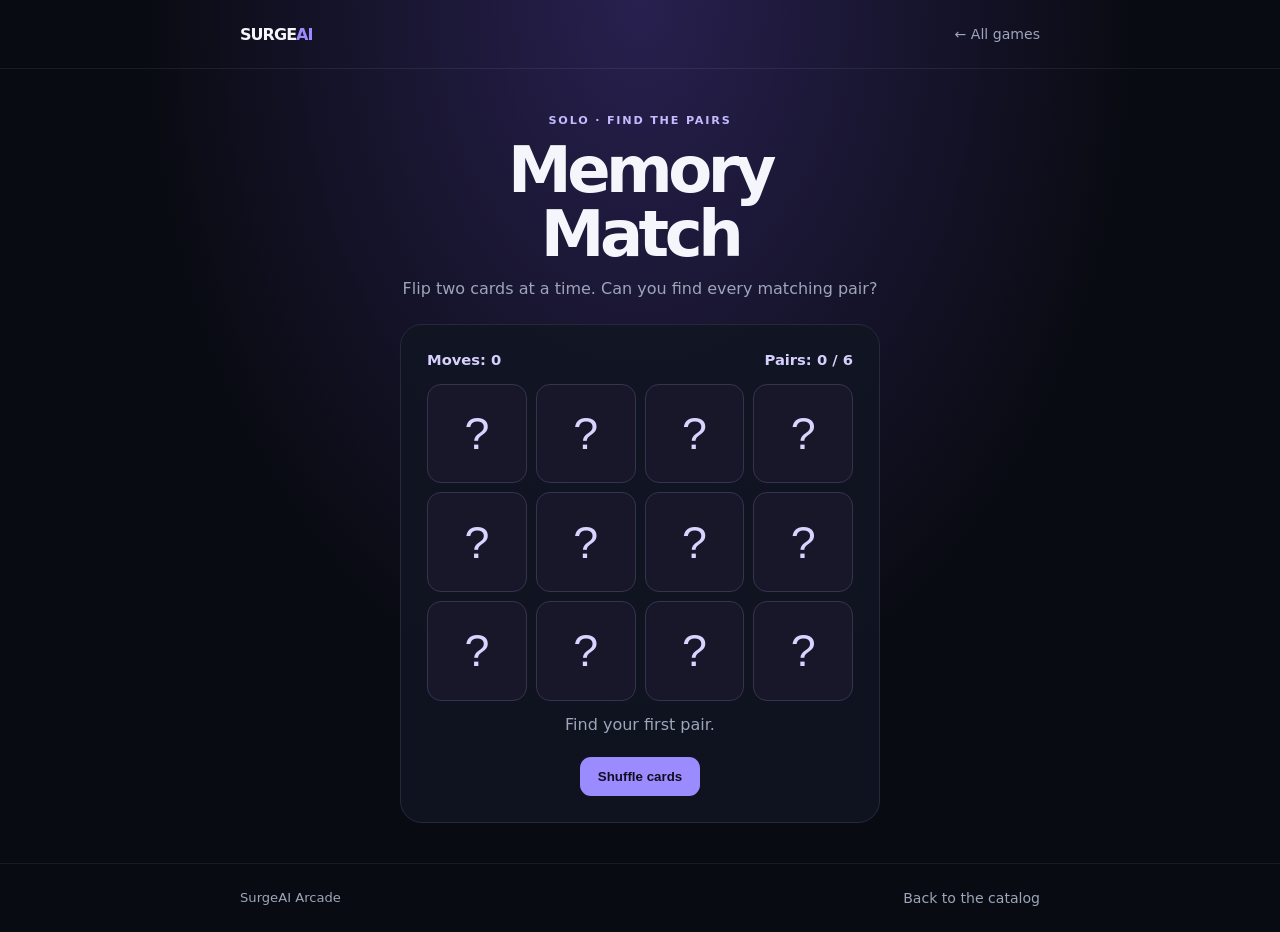
<file: public/games/memory-match/index.html>
<!doctype html>
<html lang="en">
  <head>
    <meta charset="utf-8" />
    <meta name="viewport" content="width=device-width, initial-scale=1" />
    <meta name="theme-color" content="#0b0b17" />
    <meta name="description" content="Flip cards, find all six pairs, and test your memory in SurgeAI Memory Match." />
    <meta http-equiv="Content-Security-Policy" content="default-src 'self'; base-uri 'self'; object-src 'none'; script-src 'self' https://static.cloudflareinsights.com; style-src 'self' 'unsafe-inline'; img-src 'self' data:; font-src 'self'; connect-src 'self' https://cloudflareinsights.com; form-action 'self'; upgrade-insecure-requests; require-trusted-types-for 'script'" />
    <link rel="canonical" href="https://surgeai.si/games/memory-match/" />
    <link rel="stylesheet" href="../../games.css?v=20261110-rewards-2" />
    <title>Memory Match — SurgeAI</title>
    <style>
      :root { color-scheme: dark; font-family: Inter, ui-sans-serif, system-ui, sans-serif; background: #090b12; color: #f5f6fb; --muted: #9da5ba; --line: #252a3b; --accent: #9a8cff; }
      * { box-sizing: border-box; }
      body { margin: 0; min-height: 100vh; display: grid; grid-template-rows: auto 1fr auto; background: radial-gradient(ellipse at 50% 0, #28204f 0, transparent 55%), #090b12; }
      a { color: inherit; text-decoration: none; }
      header, footer { border-color: #ffffff12; border-style: solid; }
      header { border-width: 0 0 1px; }
      footer { border-width: 1px 0 0; color: var(--muted); font-size: .82rem; }
      .wrap { width: min(800px, calc(100% - 32px)); margin: auto; }
      .nav, .footer { min-height: 68px; display: flex; justify-content: space-between; align-items: center; gap: 16px; }
      .brand { font-weight: 850; letter-spacing: -.06em; }.brand span { color: var(--accent); }
      .back { color: var(--muted); font-size: .88rem; }
      main { align-self: center; width: min(100% - 32px, 480px); margin: 40px auto; text-align: center; }
      .eyebrow { color: #c4bbff; text-transform: uppercase; letter-spacing: .16em; font-weight: 800; font-size: .7rem; }
      h1 { margin: 10px 0; font-size: clamp(2.4rem, 10vw, 4rem); line-height: 1; letter-spacing: -.07em; }
      .intro { color: var(--muted); line-height: 1.6; margin: 0 auto 22px; }
      .panel { padding: clamp(16px, 4vw, 26px); border: 1px solid var(--line); border-radius: 22px; background: #111522dd; }
      .stats { display: flex; justify-content: space-between; gap: 10px; margin-bottom: 16px; color: #d7d0ff; font-weight: 700; font-size: .92rem; }
      .board { display: grid; grid-template-columns: repeat(4, 1fr); gap: 9px; }
      .card { aspect-ratio: 1; border: 1px solid #37334f; border-radius: 14px; background: #181729; color: #d9d3ff; font-size: clamp(1.7rem, 9vw, 2.8rem); cursor: pointer; }
      .card:hover:not(:disabled) { background: #24203c; border-color: var(--accent); }
      .card[aria-pressed="true"], .card.matched { background: #24203c; border-color: var(--accent); }
      .card:disabled { cursor: default; }
      .reset { margin-top: 18px; border: 0; border-radius: 11px; padding: 12px 18px; background: var(--accent); color: #100d20; font-weight: 800; cursor: pointer; }
      .status { min-height: 1.5em; margin: 14px 0 0; color: var(--muted); }
      .reset:focus-visible, .card:focus-visible, a:focus-visible { outline: 3px solid #fff; outline-offset: 3px; }
    </style>
  </head>
  <body data-game="memory-match">
    <header><div class="wrap nav"><a class="brand" href="../../?v=20261110-sections-1">SURGE<span>AI</span></a><a class="back" href="../../?v=20261110-sections-1">← All games</a></div></header>
    <main>
      <span class="eyebrow">Solo · Find the pairs</span>
      <h1>Memory Match</h1>
      <p class="intro">Flip two cards at a time. Can you find every matching pair?</p>
      <section class="panel" aria-label="Memory Match game">
        <div class="stats"><span id="moves">Moves: 0</span><span id="pairs">Pairs: 0 / 6</span></div>
        <div class="board" id="board" role="group" aria-label="Memory cards"></div>
        <p class="status" id="status" aria-live="polite">Find your first pair.</p>
        <button class="reset" id="reset" type="button">Shuffle cards</button>
      </section>
    </main>
    <footer><div class="wrap footer"><span>SurgeAI Arcade</span><a class="back" href="../../?v=20261110-sections-1">Back to the catalog</a></div></footer>
    <script src="../../games.js?v=20261110-rewards-2" defer></script>
  </body>
</html>
</file>
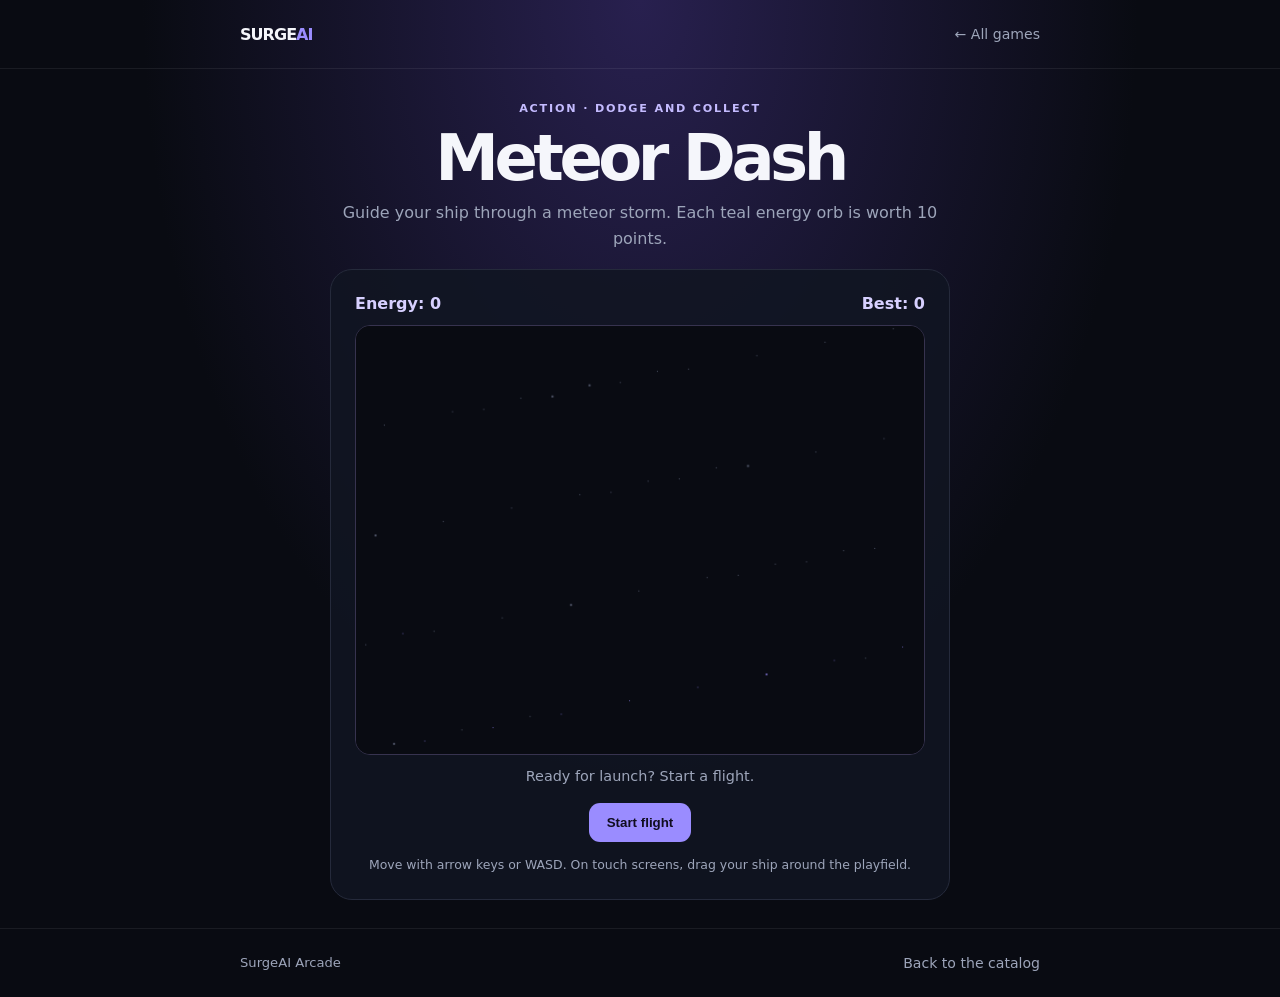
<file: public/games/meteor-dash/index.html>
<!doctype html>
<html lang="en">
  <head>
    <meta charset="utf-8" />
    <meta name="viewport" content="width=device-width, initial-scale=1" />
    <meta name="theme-color" content="#0b0b17" />
    <meta name="description" content="Pilot a starship, collect energy, and dodge a meteor storm in Meteor Dash on SurgeAI." />
    <meta http-equiv="Content-Security-Policy" content="default-src 'self'; base-uri 'self'; object-src 'none'; script-src 'self' https://static.cloudflareinsights.com; style-src 'self' 'unsafe-inline'; img-src 'self' data:; font-src 'self'; connect-src 'self' https://cloudflareinsights.com; form-action 'self'; upgrade-insecure-requests; require-trusted-types-for 'script'" />
    <link rel="canonical" href="https://surgeai.si/games/meteor-dash/" />
    <link rel="stylesheet" href="../../games.css?v=20261110-rewards-2" />
    <title>Meteor Dash — SurgeAI</title>
    <style>
      :root { color-scheme: dark; font-family: Inter, ui-sans-serif, system-ui, sans-serif; background: #090b12; color: #f5f6fb; --muted: #9da5ba; --line: #252a3b; --accent: #9a8cff; }
      * { box-sizing: border-box; }
      body { margin: 0; min-height: 100vh; display: grid; grid-template-rows: auto 1fr auto; background: radial-gradient(ellipse at 50% 0, #28204f 0, transparent 55%), #090b12; }
      a { color: inherit; text-decoration: none; }
      header, footer { border-color: #ffffff12; border-style: solid; }
      header { border-width: 0 0 1px; }
      footer { border-width: 1px 0 0; color: var(--muted); font-size: .82rem; }
      .wrap { width: min(800px, calc(100% - 32px)); margin: auto; }
      .nav, .footer { min-height: 68px; display: flex; justify-content: space-between; align-items: center; gap: 16px; }
      .brand { font-weight: 850; letter-spacing: -.06em; }.brand span { color: var(--accent); }
      .back { color: var(--muted); font-size: .88rem; }
      main { align-self: center; width: min(100% - 32px, 620px); margin: 28px auto; text-align: center; }
      .eyebrow { color: #c4bbff; text-transform: uppercase; letter-spacing: .16em; font-weight: 800; font-size: .7rem; }
      h1 { margin: 10px 0; font-size: clamp(2.4rem, 10vw, 4rem); line-height: 1; letter-spacing: -.07em; }
      .intro { color: var(--muted); line-height: 1.6; margin: 0 auto 18px; }
      .panel { padding: clamp(14px, 4vw, 24px); border: 1px solid var(--line); border-radius: 22px; background: #111522dd; }
      .stats { display: flex; justify-content: space-between; gap: 10px; margin-bottom: 12px; color: #d7d0ff; font-weight: 700; }
      canvas { display: block; width: 100%; height: min(52vh, 430px); min-height: 300px; border: 1px solid #37334f; border-radius: 15px; background: #090b12; touch-action: none; }
      .status { min-height: 1.5em; margin: 13px 0; color: var(--muted); font-size: .9rem; }
      .start { border: 0; border-radius: 11px; padding: 12px 18px; background: var(--accent); color: #100d20; font-weight: 800; cursor: pointer; }
      .start:disabled { opacity: .7; cursor: default; }
      .start:focus-visible, a:focus-visible { outline: 3px solid #fff; outline-offset: 3px; }
      .help { margin: 13px 0 0; color: var(--muted); font-size: .78rem; line-height: 1.6; }
    </style>
  </head>
  <body data-game="meteor-dash">
    <header><div class="wrap nav"><a class="brand" href="../../?v=20261110-sections-1">SURGE<span>AI</span></a><a class="back" href="../../?v=20261110-sections-1">← All games</a></div></header>
    <main>
      <span class="eyebrow">Action · Dodge and collect</span>
      <h1>Meteor Dash</h1>
      <p class="intro">Guide your ship through a meteor storm. Each teal energy orb is worth 10 points.</p>
      <section class="panel" aria-label="Meteor Dash game">
        <div class="stats"><span id="score">Energy: 0</span><span id="best">Best: 0</span></div>
        <canvas class="game-canvas" id="game" aria-label="Starship dodging meteors and collecting energy"></canvas>
        <p class="status" id="status" aria-live="polite">Ready for launch? Start a flight.</p>
        <button class="start" id="start" type="button">Start flight</button>
        <p class="help">Move with arrow keys or WASD. On touch screens, drag your ship around the playfield.</p>
      </section>
    </main>
    <footer><div class="wrap footer"><span>SurgeAI Arcade</span><a class="back" href="../../?v=20261110-sections-1">Back to the catalog</a></div></footer>
    <script src="../../games.js?v=20261110-rewards-2" defer></script>
  </body>
</html>
</file>
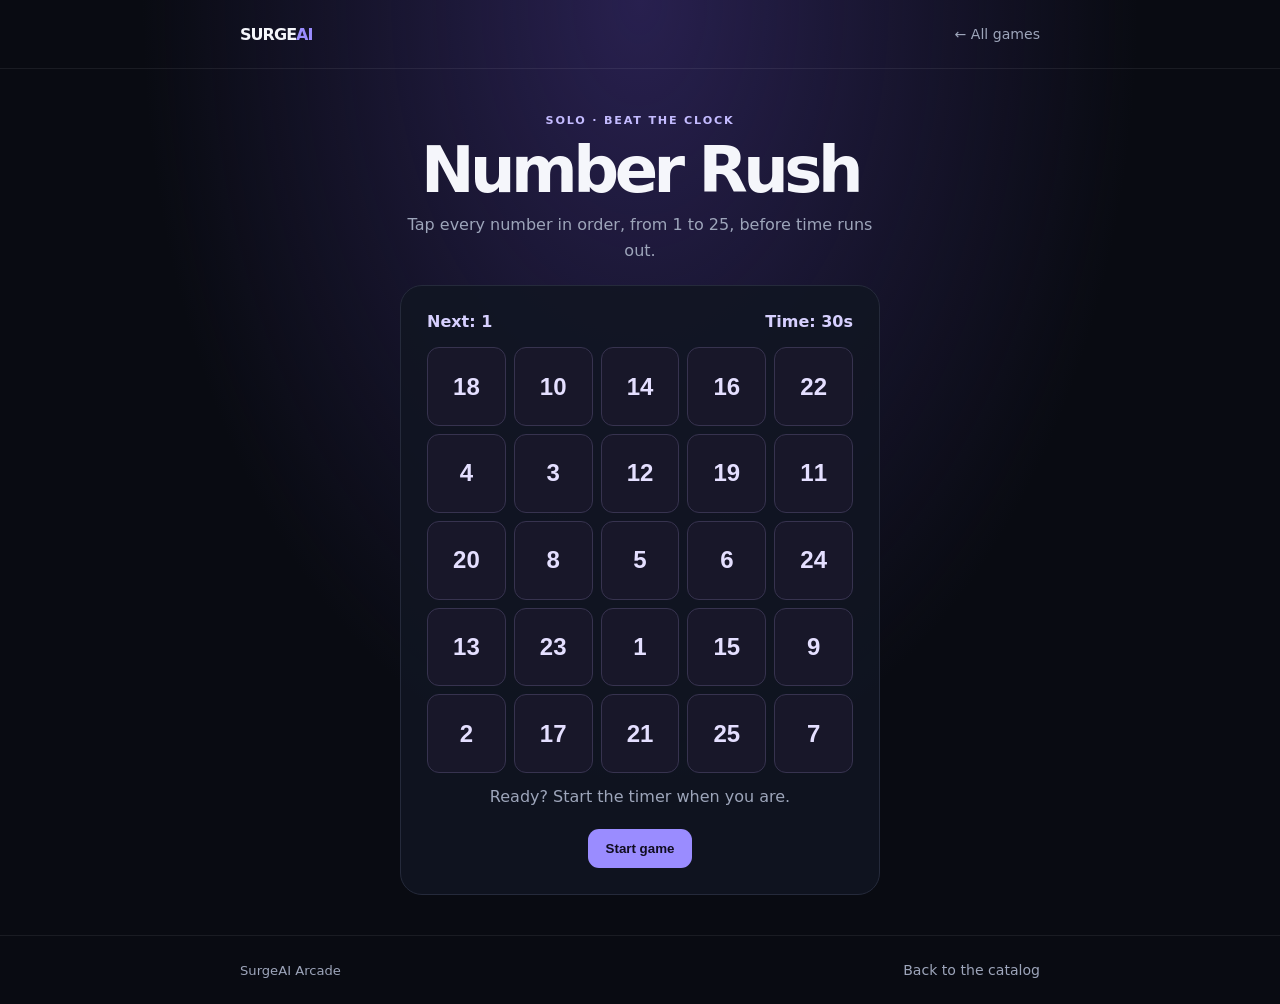
<file: public/games/number-rush/index.html>
<!doctype html>
<html lang="en">
  <head>
    <meta charset="utf-8" />
    <meta name="viewport" content="width=device-width, initial-scale=1" />
    <meta name="theme-color" content="#0b0b17" />
    <meta name="description" content="Race the clock and tap the numbers from 1 to 25 in SurgeAI Number Rush." />
    <meta http-equiv="Content-Security-Policy" content="default-src 'self'; base-uri 'self'; object-src 'none'; script-src 'self' https://static.cloudflareinsights.com; style-src 'self' 'unsafe-inline'; img-src 'self' data:; font-src 'self'; connect-src 'self' https://cloudflareinsights.com; form-action 'self'; upgrade-insecure-requests; require-trusted-types-for 'script'" />
    <link rel="canonical" href="https://surgeai.si/games/number-rush/" />
    <link rel="stylesheet" href="../../games.css?v=20261110-rewards-2" />
    <title>Number Rush — SurgeAI</title>
    <style>
      :root { color-scheme: dark; font-family: Inter, ui-sans-serif, system-ui, sans-serif; background: #090b12; color: #f5f6fb; --muted: #9da5ba; --line: #252a3b; --accent: #9a8cff; }
      * { box-sizing: border-box; }
      body { margin: 0; min-height: 100vh; display: grid; grid-template-rows: auto 1fr auto; background: radial-gradient(ellipse at 50% 0, #28204f 0, transparent 55%), #090b12; }
      a { color: inherit; text-decoration: none; }
      header, footer { border-color: #ffffff12; border-style: solid; }
      header { border-width: 0 0 1px; }
      footer { border-width: 1px 0 0; color: var(--muted); font-size: .82rem; }
      .wrap { width: min(800px, calc(100% - 32px)); margin: auto; }
      .nav, .footer { min-height: 68px; display: flex; justify-content: space-between; align-items: center; gap: 16px; }
      .brand { font-weight: 850; letter-spacing: -.06em; }.brand span { color: var(--accent); }
      .back { color: var(--muted); font-size: .88rem; }
      main { align-self: center; width: min(100% - 32px, 480px); margin: 40px auto; text-align: center; }
      .eyebrow { color: #c4bbff; text-transform: uppercase; letter-spacing: .16em; font-weight: 800; font-size: .7rem; }
      h1 { margin: 10px 0; font-size: clamp(2.4rem, 10vw, 4rem); line-height: 1; letter-spacing: -.07em; }
      .intro { color: var(--muted); line-height: 1.6; margin: 0 auto 22px; }
      .panel { padding: clamp(16px, 4vw, 26px); border: 1px solid var(--line); border-radius: 22px; background: #111522dd; }
      .stats { display: flex; justify-content: space-between; gap: 10px; margin-bottom: 16px; color: #d7d0ff; font-weight: 700; }
      .board { display: grid; grid-template-columns: repeat(5, 1fr); gap: 8px; }
      .number { aspect-ratio: 1; border: 1px solid #37334f; border-radius: 12px; background: #181729; color: #e4dfff; font-size: clamp(1rem, 5vw, 1.5rem); font-weight: 750; cursor: pointer; }
      .number:hover:not(:disabled) { background: #24203c; border-color: var(--accent); }
      .number.done { background: #24203c; color: #c4bbff; opacity: .7; }
      .number:disabled { cursor: default; }
      .start { margin-top: 18px; border: 0; border-radius: 11px; padding: 12px 18px; background: var(--accent); color: #100d20; font-weight: 800; cursor: pointer; }
      .status { min-height: 1.5em; margin: 14px 0 0; color: var(--muted); }
      .start:focus-visible, .number:focus-visible, a:focus-visible { outline: 3px solid #fff; outline-offset: 3px; }
    </style>
  </head>
  <body data-game="number-rush">
    <header><div class="wrap nav"><a class="brand" href="../../?v=20261110-sections-1">SURGE<span>AI</span></a><a class="back" href="../../?v=20261110-sections-1">← All games</a></div></header>
    <main>
      <span class="eyebrow">Solo · Beat the clock</span>
      <h1>Number Rush</h1>
      <p class="intro">Tap every number in order, from 1 to 25, before time runs out.</p>
      <section class="panel" aria-label="Number Rush game">
        <div class="stats"><span id="target">Next: 1</span><span id="timer">Time: 30s</span></div>
        <div class="board" id="board" role="group" aria-label="Number grid"></div>
        <p class="status" id="status" aria-live="polite">Ready? Start the timer when you are.</p>
        <button class="start" id="start" type="button">Start game</button>
      </section>
    </main>
    <footer><div class="wrap footer"><span>SurgeAI Arcade</span><a class="back" href="../../?v=20261110-sections-1">Back to the catalog</a></div></footer>
    <script src="../../games.js?v=20261110-rewards-2" defer></script>
  </body>
</html>
</file>
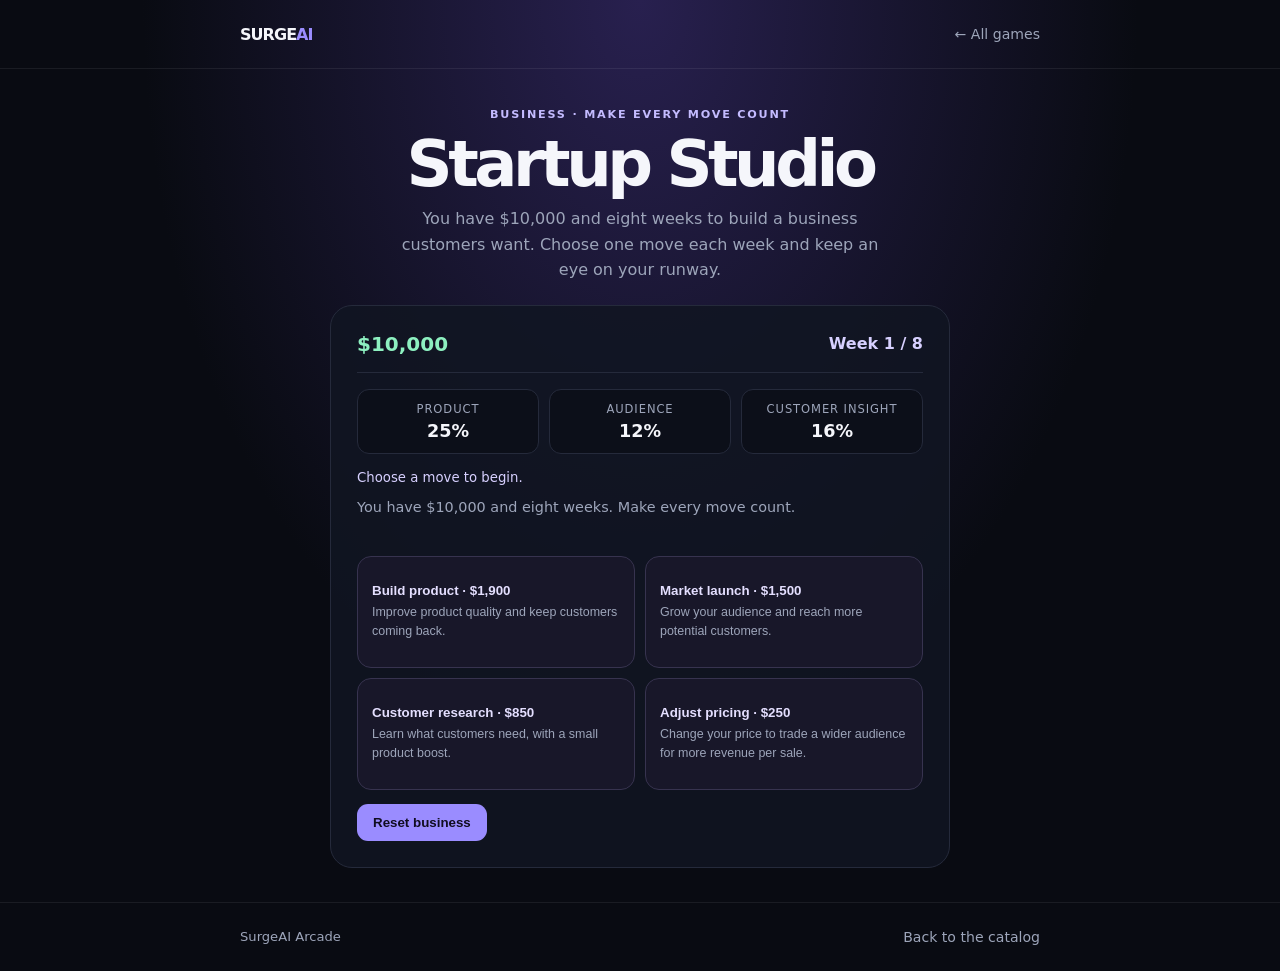
<file: public/games/startup-studio/index.html>
<!doctype html>
<html lang="en">
  <head>
    <meta charset="utf-8" />
    <meta name="viewport" content="width=device-width, initial-scale=1" />
    <meta name="theme-color" content="#0b0b17" />
    <meta name="description" content="Build a startup through eight weeks in Startup Studio, a business strategy game on SurgeAI." />
    <meta http-equiv="Content-Security-Policy" content="default-src 'self'; base-uri 'self'; object-src 'none'; script-src 'self' https://static.cloudflareinsights.com; style-src 'self' 'unsafe-inline'; img-src 'self' data:; font-src 'self'; connect-src 'self' https://cloudflareinsights.com; form-action 'self'; upgrade-insecure-requests; require-trusted-types-for 'script'" />
    <link rel="canonical" href="https://surgeai.si/games/startup-studio/" />
    <link rel="stylesheet" href="../../games.css?v=20261110-rewards-2" />
    <title>Startup Studio — SurgeAI</title>
    <style>
      :root { color-scheme: dark; font-family: Inter, ui-sans-serif, system-ui, sans-serif; background: #090b12; color: #f5f6fb; --muted: #9da5ba; --line: #252a3b; --accent: #9a8cff; }
      * { box-sizing: border-box; }
      body { margin: 0; min-height: 100vh; display: grid; grid-template-rows: auto 1fr auto; background: radial-gradient(ellipse at 50% 0, #28204f 0, transparent 55%), #090b12; }
      a { color: inherit; text-decoration: none; }
      header, footer { border-color: #ffffff12; border-style: solid; }
      header { border-width: 0 0 1px; }
      footer { border-width: 1px 0 0; color: var(--muted); font-size: .82rem; }
      .wrap { width: min(800px, calc(100% - 32px)); margin: auto; }
      .nav, .footer { min-height: 68px; display: flex; justify-content: space-between; align-items: center; gap: 16px; }
      .brand { font-weight: 850; letter-spacing: -.06em; }.brand span { color: var(--accent); }
      .back { color: var(--muted); font-size: .88rem; }
      main { align-self: center; width: min(100% - 32px, 620px); margin: 34px auto; }
      .heading { text-align: center; }
      .eyebrow { color: #c4bbff; text-transform: uppercase; letter-spacing: .16em; font-weight: 800; font-size: .7rem; }
      h1 { margin: 10px 0; font-size: clamp(2.4rem, 10vw, 4rem); line-height: 1; letter-spacing: -.07em; }
      .intro { color: var(--muted); line-height: 1.6; margin: 0 auto 22px; max-width: 510px; }
      .panel { padding: clamp(16px, 4vw, 26px); border: 1px solid var(--line); border-radius: 22px; background: #111522dd; }
      .topline { display: flex; justify-content: space-between; align-items: center; gap: 12px; padding-bottom: 16px; border-bottom: 1px solid var(--line); }
      .cash { color: #8df0c0; font-size: 1.25rem; font-weight: 850; }
      .week { color: #d7d0ff; font-weight: 700; }
      .stats { display: grid; grid-template-columns: repeat(3, 1fr); gap: 10px; margin: 16px 0; }
      .stat { border: 1px solid var(--line); border-radius: 12px; background: #0c0f19; padding: 12px; text-align: center; }
      .stat span { display: block; color: var(--muted); font-size: .72rem; text-transform: uppercase; letter-spacing: .08em; }
      .stat strong { display: block; margin-top: 5px; font-size: 1.1rem; }
      .demand { min-height: 1.4em; color: #d7d0ff; font-size: .83rem; }
      .status { min-height: 3em; margin: 8px 0 16px; color: var(--muted); line-height: 1.55; font-size: .9rem; }
      .status.success { color: #8df0c0; }
      .actions { display: grid; grid-template-columns: repeat(2, 1fr); gap: 10px; }
      .action { min-height: 112px; padding: 14px; text-align: left; border: 1px solid #37334f; border-radius: 14px; background: #181729; color: #f5f6fb; cursor: pointer; }
      .action:hover:not(:disabled) { border-color: var(--accent); background: #24203c; }
      .action strong { display: block; margin-bottom: 5px; color: #e4dfff; }
      .action span { display: block; color: var(--muted); font-size: .78rem; line-height: 1.5; }
      .action:disabled { opacity: .5; cursor: default; }
      .reset { margin-top: 14px; border: 0; border-radius: 11px; padding: 11px 16px; background: var(--accent); color: #100d20; font-weight: 800; cursor: pointer; }
      .reset:focus-visible, .action:focus-visible, a:focus-visible { outline: 3px solid #fff; outline-offset: 3px; }
      @media (max-width: 460px) { .actions { grid-template-columns: 1fr; }.action { min-height: auto; } }
    </style>
  </head>
  <body data-game="startup-studio">
    <header><div class="wrap nav"><a class="brand" href="../../?v=20261110-sections-1">SURGE<span>AI</span></a><a class="back" href="../../?v=20261110-sections-1">← All games</a></div></header>
    <main>
      <div class="heading">
        <span class="eyebrow">Business · Make every move count</span>
        <h1>Startup Studio</h1>
        <p class="intro">You have $10,000 and eight weeks to build a business customers want. Choose one move each week and keep an eye on your runway.</p>
      </div>
      <section class="panel" aria-label="Startup Studio game">
        <div class="topline"><span class="cash" id="cash">$10,000</span><span class="week" id="week">Week 1 / 8</span></div>
        <div class="stats" id="stats">
          <div class="stat"><span>Product</span><strong data-stat="quality">25%</strong></div>
          <div class="stat"><span>Audience</span><strong data-stat="audience">12%</strong></div>
          <div class="stat"><span>Customer insight</span><strong data-stat="insight">16%</strong></div>
        </div>
        <div class="demand" id="demand" aria-live="polite">Choose a move to begin.</div>
        <p class="status" id="status" aria-live="polite">You have $10,000 and eight weeks. Make every move count.</p>
        <div class="actions" id="actions" aria-label="Choose your weekly business strategy">
          <button class="action" type="button" data-action="build"><strong>Build product · $1,900</strong><span>Improve product quality and keep customers coming back.</span></button>
          <button class="action" type="button" data-action="market"><strong>Market launch · $1,500</strong><span>Grow your audience and reach more potential customers.</span></button>
          <button class="action" type="button" data-action="research"><strong>Customer research · $850</strong><span>Learn what customers need, with a small product boost.</span></button>
          <button class="action" type="button" data-action="price"><strong>Adjust pricing · $250</strong><span>Change your price to trade a wider audience for more revenue per sale.</span></button>
        </div>
        <button class="reset" id="reset" type="button">Reset business</button>
      </section>
    </main>
    <footer><div class="wrap footer"><span>SurgeAI Arcade</span><a class="back" href="../../?v=20261110-sections-1">Back to the catalog</a></div></footer>
    <script src="../../games.js?v=20261110-rewards-2" defer></script>
  </body>
</html>
</file>
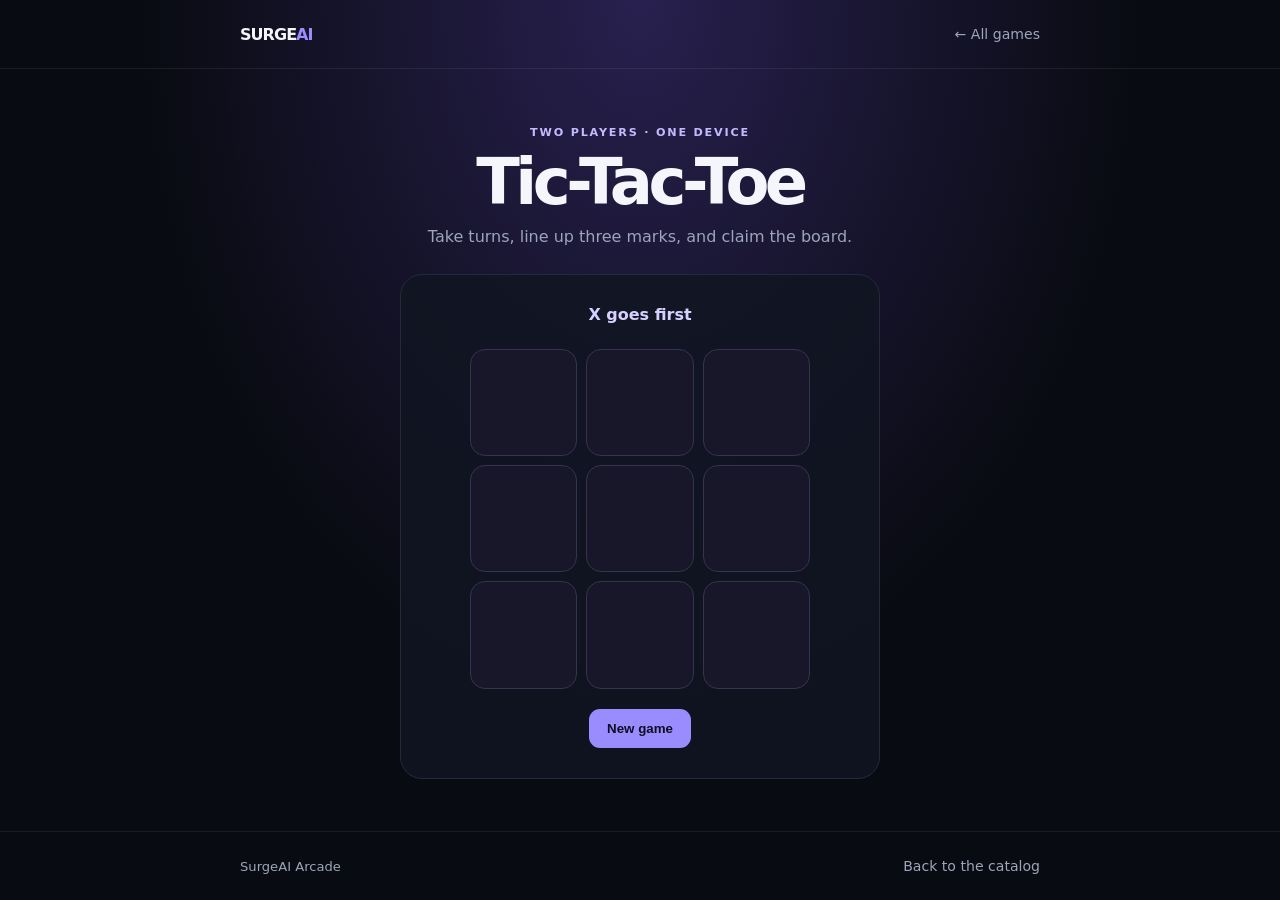
<file: public/games/tic-tac-toe/index.html>
<!doctype html>
<html lang="en">
  <head>
    <meta charset="utf-8" />
    <meta name="viewport" content="width=device-width, initial-scale=1" />
    <meta name="theme-color" content="#0b0b17" />
    <meta name="description" content="Challenge a friend to a quick game of Tic-Tac-Toe on SurgeAI." />
    <meta http-equiv="Content-Security-Policy" content="default-src 'self'; base-uri 'self'; object-src 'none'; script-src 'self' https://static.cloudflareinsights.com; style-src 'self' 'unsafe-inline'; img-src 'self' data:; font-src 'self'; connect-src 'self' https://cloudflareinsights.com; form-action 'self'; upgrade-insecure-requests; require-trusted-types-for 'script'" />
    <link rel="canonical" href="https://surgeai.si/games/tic-tac-toe/" />
    <link rel="stylesheet" href="../../games.css?v=20261110-rewards-2" />
    <title>Tic-Tac-Toe — SurgeAI</title>
    <style>
      :root { color-scheme: dark; font-family: Inter, ui-sans-serif, system-ui, sans-serif; background: #090b12; color: #f5f6fb; --muted: #9da5ba; --line: #252a3b; --accent: #9a8cff; }
      * { box-sizing: border-box; }
      body { margin: 0; min-height: 100vh; display: grid; grid-template-rows: auto 1fr auto; background: radial-gradient(ellipse at 50% 0, #28204f 0, transparent 55%), #090b12; }
      a { color: inherit; text-decoration: none; }
      header, footer { border-color: #ffffff12; border-style: solid; }
      header { border-width: 0 0 1px; }
      footer { border-width: 1px 0 0; color: var(--muted); font-size: .82rem; }
      .wrap { width: min(800px, calc(100% - 32px)); margin: auto; }
      .nav, .footer { min-height: 68px; display: flex; justify-content: space-between; align-items: center; gap: 16px; }
      .brand { font-weight: 850; letter-spacing: -.06em; }.brand span { color: var(--accent); }
      .back { color: var(--muted); font-size: .88rem; }
      main { align-self: center; width: min(100% - 32px, 480px); margin: 45px auto; text-align: center; }
      .eyebrow { color: #c4bbff; text-transform: uppercase; letter-spacing: .16em; font-weight: 800; font-size: .7rem; }
      h1 { margin: 10px 0; font-size: clamp(2.4rem, 10vw, 4rem); line-height: 1; letter-spacing: -.07em; }
      .intro { color: var(--muted); line-height: 1.6; margin: 0 auto 24px; }
      .panel { padding: clamp(18px, 5vw, 30px); border: 1px solid var(--line); border-radius: 22px; background: #111522dd; }
      .status { min-height: 1.6em; margin: 0 0 18px; color: #d7d0ff; font-weight: 700; }
      .board { width: min(100%, 340px); margin: auto; display: grid; grid-template-columns: repeat(3, 1fr); gap: 9px; }
      .cell { aspect-ratio: 1; border: 1px solid #37334f; border-radius: 15px; background: #181729; color: #c8bfff; font-size: clamp(2.3rem, 14vw, 4rem); font-weight: 800; cursor: pointer; }
      .cell:hover:not(:disabled) { background: #24203c; border-color: var(--accent); }
      .cell:disabled { cursor: default; }
      .reset { margin-top: 20px; border: 0; border-radius: 11px; padding: 12px 18px; background: var(--accent); color: #100d20; font-weight: 800; cursor: pointer; }
      .reset:focus-visible, .cell:focus-visible, a:focus-visible { outline: 3px solid #fff; outline-offset: 3px; }
    </style>
  </head>
  <body data-game="tic-tac-toe">
    <header><div class="wrap nav"><a class="brand" href="../../?v=20261110-sections-1">SURGE<span>AI</span></a><a class="back" href="../../?v=20261110-sections-1">← All games</a></div></header>
    <main>
      <span class="eyebrow">Two players · One device</span>
      <h1>Tic-Tac-Toe</h1>
      <p class="intro">Take turns, line up three marks, and claim the board.</p>
      <section class="panel" aria-label="Tic-Tac-Toe game">
        <p class="status" id="status" aria-live="polite">X goes first</p>
        <div class="board" id="board" role="group" aria-label="Game board">
          <button class="cell" type="button" data-cell="0" aria-label="Square 1, empty"></button>
          <button class="cell" type="button" data-cell="1" aria-label="Square 2, empty"></button>
          <button class="cell" type="button" data-cell="2" aria-label="Square 3, empty"></button>
          <button class="cell" type="button" data-cell="3" aria-label="Square 4, empty"></button>
          <button class="cell" type="button" data-cell="4" aria-label="Square 5, empty"></button>
          <button class="cell" type="button" data-cell="5" aria-label="Square 6, empty"></button>
          <button class="cell" type="button" data-cell="6" aria-label="Square 7, empty"></button>
          <button class="cell" type="button" data-cell="7" aria-label="Square 8, empty"></button>
          <button class="cell" type="button" data-cell="8" aria-label="Square 9, empty"></button>
        </div>
        <button class="reset" id="reset" type="button">New game</button>
      </section>
    </main>
    <footer><div class="wrap footer"><span>SurgeAI Arcade</span><a class="back" href="../../?v=20261110-sections-1">Back to the catalog</a></div></footer>
    <script src="../../games.js?v=20261110-rewards-2" defer></script>
  </body>
</html>
</file>
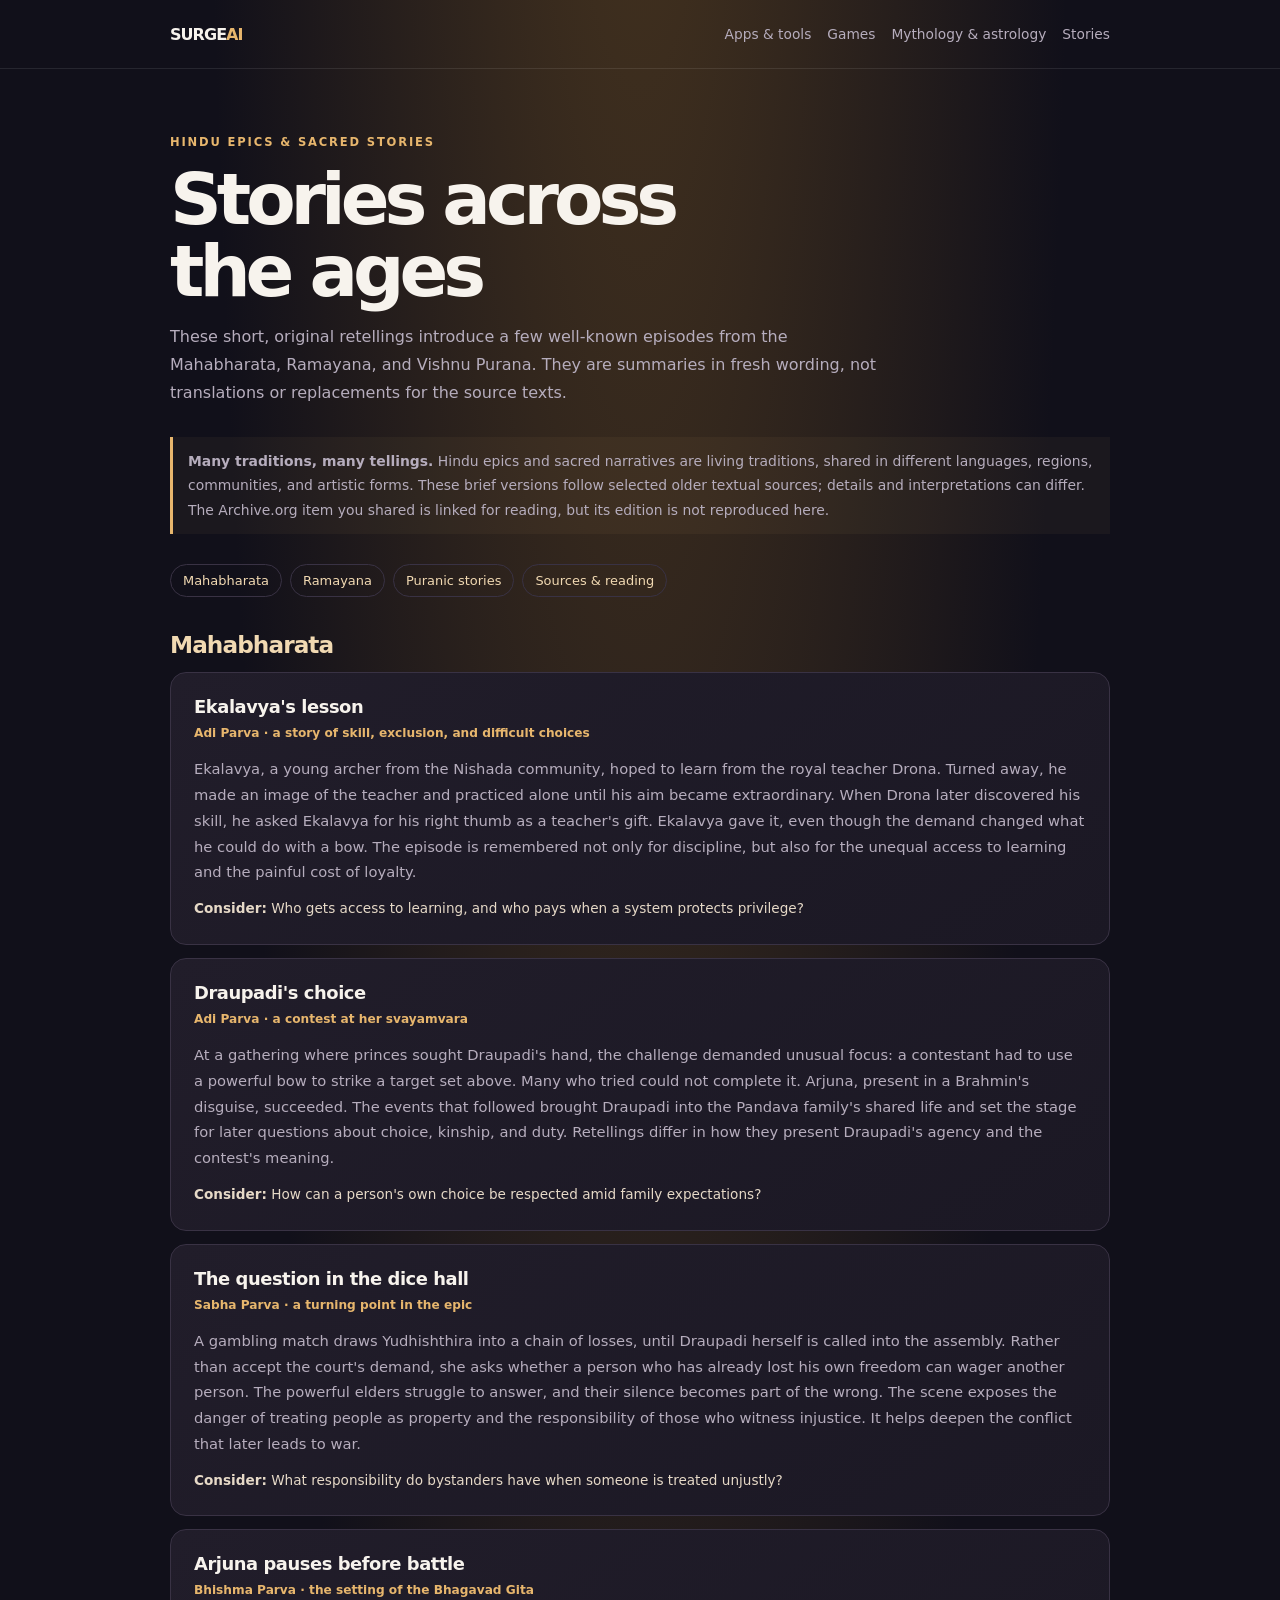
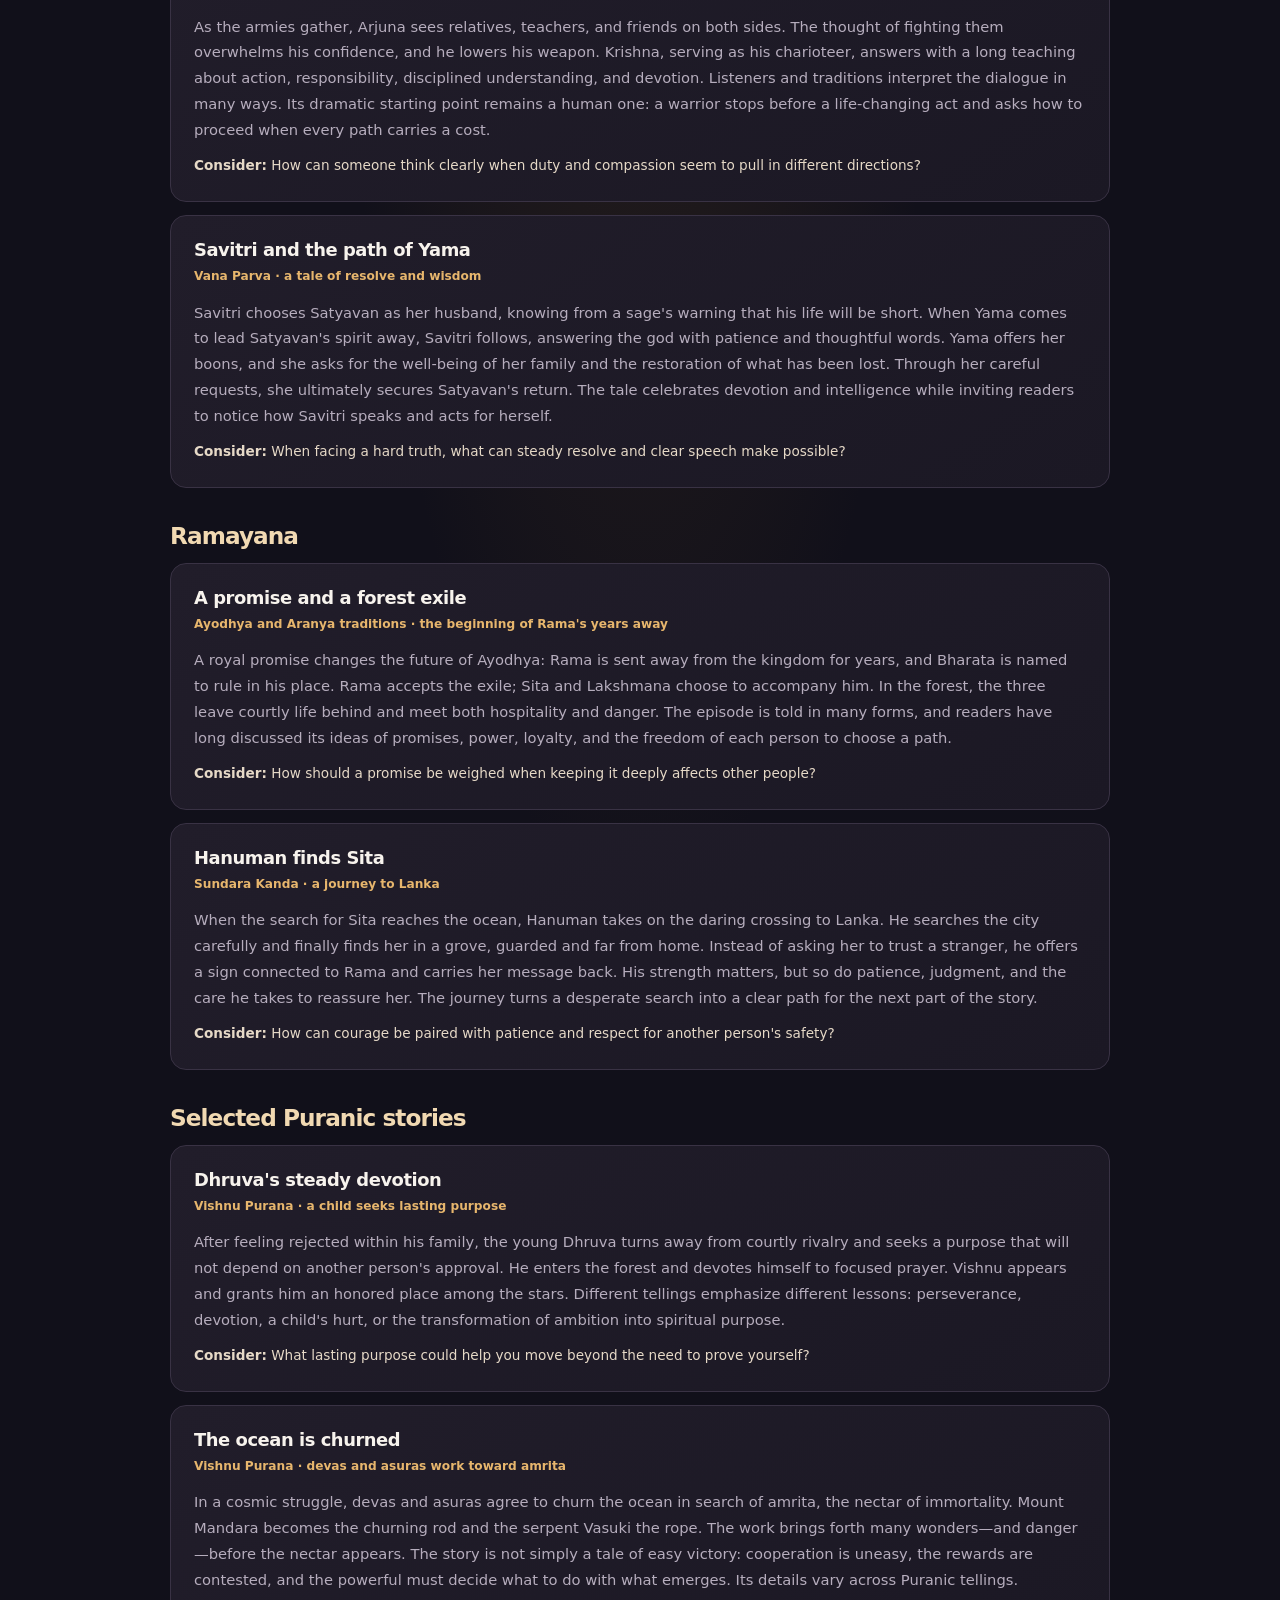
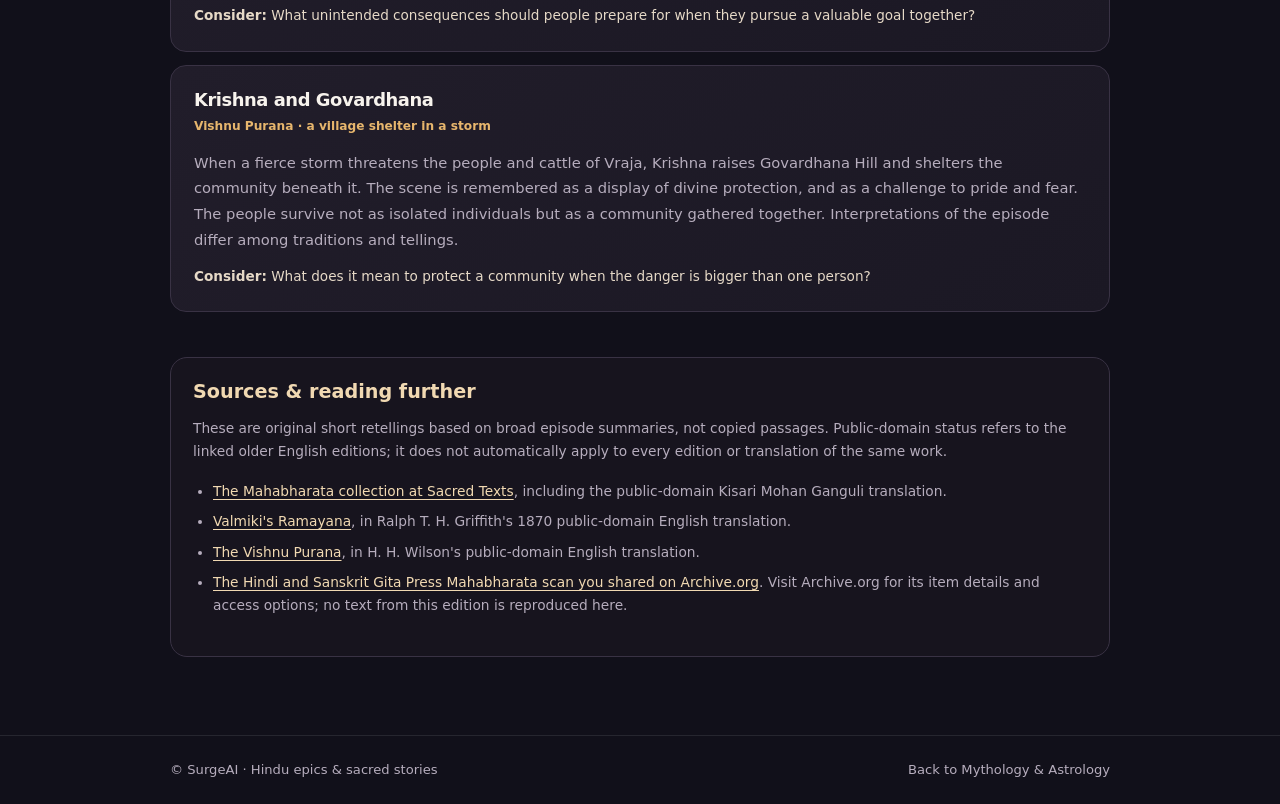
<file: public/mythology/stories/index.html>
<!doctype html>
<html lang="en">
  <head>
    <meta charset="utf-8" />
    <meta name="viewport" content="width=device-width, initial-scale=1" />
    <meta name="theme-color" content="#11101a" />
    <meta name="description" content="Read original short retellings from the Mahabharata, Ramayana, and Vishnu Purana, with sources and notes on differing traditions." />
    <meta http-equiv="Content-Security-Policy" content="default-src 'self'; base-uri 'self'; object-src 'none'; script-src 'self' https://static.cloudflareinsights.com; style-src 'self' 'unsafe-inline'; img-src 'self' data:; font-src 'self'; connect-src 'self' https://cloudflareinsights.com; form-action 'self'; upgrade-insecure-requests; require-trusted-types-for 'script'" />
    <title>Hindu Epics &amp; Stories — SurgeAI</title>
    <link rel="canonical" href="https://surgeai.si/mythology/stories/" />
    <style>
      :root { color-scheme: dark; font-family: Inter, ui-sans-serif, system-ui, -apple-system, BlinkMacSystemFont, "Segoe UI", sans-serif; background: #11101a; color: #f7f3ed; --muted: #b6adbd; --line: #393244; --accent: #e7b66d; --panel: #1b1824; }
      * { box-sizing: border-box; }
      body { margin: 0; min-width: 320px; background: radial-gradient(ellipse at 50% -15%, #48351f 0, transparent 48%), #11101a; }
      a { color: inherit; }
      .wrap { width: min(940px, calc(100% - 36px)); margin: auto; }
      header, footer { border-color: #ffffff17; border-style: solid; }
      header { border-width: 0 0 1px; }
      footer { border-width: 1px 0 0; color: var(--muted); font-size: .82rem; }
      .nav, .footer { min-height: 68px; display: flex; justify-content: space-between; align-items: center; gap: 16px; }
      .brand { text-decoration: none; font-weight: 850; letter-spacing: -.06em; }
      .brand span { color: var(--accent); }
      .nav-links { display: flex; flex-wrap: wrap; gap: 16px; color: var(--muted); font-size: .86rem; }
      .nav-links a, .footer a { text-decoration: none; }
      .nav-links a:hover, .footer a:hover { color: var(--accent); }
      main { padding: 62px 0 78px; }
      .hero { max-width: 720px; margin-bottom: 30px; }
      .eyebrow { color: var(--accent); text-transform: uppercase; letter-spacing: .16em; font-size: .72rem; font-weight: 800; }
      h1 { margin: 13px 0; font-size: clamp(2.4rem, 8vw, 4.5rem); line-height: 1; letter-spacing: -.07em; }
      .hero p, .intro, .source-note { color: var(--muted); line-height: 1.75; }
      .source-note { border-left: 3px solid var(--accent); margin: 20px 0 30px; padding: 12px 15px; background: #e7b66d0c; font-size: .87rem; }
      .source-note a, .sources a { color: #f1d9b2; text-underline-offset: 3px; }
      .toc { display: flex; flex-wrap: wrap; gap: 8px; margin: 20px 0 28px; }
      .toc a { border: 1px solid var(--line); border-radius: 999px; padding: 8px 12px; color: #f1d9b2; font-size: .81rem; text-decoration: none; }
      .story-group { margin: 34px 0; }
      .story-group > h2 { margin: 0 0 14px; color: #f1d9b2; font-size: 1.45rem; letter-spacing: -.04em; }
      .story-list { display: grid; gap: 13px; }
      .story { scroll-margin-top: 20px; border: 1px solid var(--line); border-radius: 16px; padding: clamp(17px, 3vw, 23px); background: linear-gradient(145deg, #211d2a, var(--panel)); }
      .story h3 { margin: 0 0 6px; font-size: 1.12rem; letter-spacing: -.025em; }
      .story-source { margin: 0 0 12px !important; color: #e7b66d !important; font-size: .76rem !important; font-weight: 750; }
      .story p { margin: 0; color: var(--muted); font-size: .92rem; line-height: 1.75; }
      .reflection { margin-top: 12px !important; color: #e6d9c7 !important; font-size: .85rem !important; }
      .sources { margin-top: 45px; border: 1px solid var(--line); border-radius: 17px; padding: 22px; background: #17141e; }
      .sources h2 { margin: 0 0 8px; color: #f1d9b2; font-size: 1.2rem; }
      .sources p, .sources li { color: var(--muted); font-size: .86rem; line-height: 1.7; }
      .sources ul { display: grid; gap: 7px; padding-left: 20px; }
      a:focus-visible { outline: 3px solid #fff; outline-offset: 3px; }
      @media (max-width: 620px) { .nav, .footer { align-items: flex-start; flex-direction: column; justify-content: center; padding: 14px 0; } main { padding-top: 48px; } }
      @media (prefers-reduced-motion: reduce) { *, *::before, *::after { scroll-behavior: auto !important; } }
    </style>
  </head>
  <body>
    <header>
      <div class="wrap nav">
        <a class="brand" href="../../" aria-label="SurgeAI home">SURGE<span>AI</span></a>
        <nav class="nav-links" aria-label="Site sections">
          <a href="../../?category=app#catalog">Apps &amp; tools</a>
          <a href="../../?category=game#catalog">Games</a>
          <a href="../">Mythology &amp; astrology</a>
          <a href="./" aria-current="page">Stories</a>
        </nav>
      </div>
    </header>
    <main class="wrap">
      <section class="hero">
        <span class="eyebrow">Hindu epics &amp; sacred stories</span>
        <h1>Stories across<br />the ages</h1>
        <p>These short, original retellings introduce a few well-known episodes from the Mahabharata, Ramayana, and Vishnu Purana. They are summaries in fresh wording, not translations or replacements for the source texts.</p>
      </section>
      <p class="source-note"><strong>Many traditions, many tellings.</strong> Hindu epics and sacred narratives are living traditions, shared in different languages, regions, communities, and artistic forms. These brief versions follow selected older textual sources; details and interpretations can differ. The Archive.org item you shared is linked for reading, but its edition is not reproduced here.</p>
      <nav class="toc" aria-label="Story collections">
        <a href="#mahabharata">Mahabharata</a>
        <a href="#ramayana">Ramayana</a>
        <a href="#puranas">Puranic stories</a>
        <a href="#sources">Sources &amp; reading</a>
      </nav>
      <section class="story-group" id="mahabharata" aria-labelledby="mahabharata-title">
        <h2 id="mahabharata-title">Mahabharata</h2>
        <div class="story-list">
          <article class="story">
            <h3>Ekalavya's lesson</h3>
            <p class="story-source">Adi Parva · a story of skill, exclusion, and difficult choices</p>
            <p>Ekalavya, a young archer from the Nishada community, hoped to learn from the royal teacher Drona. Turned away, he made an image of the teacher and practiced alone until his aim became extraordinary. When Drona later discovered his skill, he asked Ekalavya for his right thumb as a teacher's gift. Ekalavya gave it, even though the demand changed what he could do with a bow. The episode is remembered not only for discipline, but also for the unequal access to learning and the painful cost of loyalty.</p>
            <p class="reflection"><strong>Consider:</strong> Who gets access to learning, and who pays when a system protects privilege?</p>
          </article>
          <article class="story">
            <h3>Draupadi's choice</h3>
            <p class="story-source">Adi Parva · a contest at her svayamvara</p>
            <p>At a gathering where princes sought Draupadi's hand, the challenge demanded unusual focus: a contestant had to use a powerful bow to strike a target set above. Many who tried could not complete it. Arjuna, present in a Brahmin's disguise, succeeded. The events that followed brought Draupadi into the Pandava family's shared life and set the stage for later questions about choice, kinship, and duty. Retellings differ in how they present Draupadi's agency and the contest's meaning.</p>
            <p class="reflection"><strong>Consider:</strong> How can a person's own choice be respected amid family expectations?</p>
          </article>
          <article class="story">
            <h3>The question in the dice hall</h3>
            <p class="story-source">Sabha Parva · a turning point in the epic</p>
            <p>A gambling match draws Yudhishthira into a chain of losses, until Draupadi herself is called into the assembly. Rather than accept the court's demand, she asks whether a person who has already lost his own freedom can wager another person. The powerful elders struggle to answer, and their silence becomes part of the wrong. The scene exposes the danger of treating people as property and the responsibility of those who witness injustice. It helps deepen the conflict that later leads to war.</p>
            <p class="reflection"><strong>Consider:</strong> What responsibility do bystanders have when someone is treated unjustly?</p>
          </article>
          <article class="story">
            <h3>Arjuna pauses before battle</h3>
            <p class="story-source">Bhishma Parva · the setting of the Bhagavad Gita</p>
            <p>As the armies gather, Arjuna sees relatives, teachers, and friends on both sides. The thought of fighting them overwhelms his confidence, and he lowers his weapon. Krishna, serving as his charioteer, answers with a long teaching about action, responsibility, disciplined understanding, and devotion. Listeners and traditions interpret the dialogue in many ways. Its dramatic starting point remains a human one: a warrior stops before a life-changing act and asks how to proceed when every path carries a cost.</p>
            <p class="reflection"><strong>Consider:</strong> How can someone think clearly when duty and compassion seem to pull in different directions?</p>
          </article>
          <article class="story">
            <h3>Savitri and the path of Yama</h3>
            <p class="story-source">Vana Parva · a tale of resolve and wisdom</p>
            <p>Savitri chooses Satyavan as her husband, knowing from a sage's warning that his life will be short. When Yama comes to lead Satyavan's spirit away, Savitri follows, answering the god with patience and thoughtful words. Yama offers her boons, and she asks for the well-being of her family and the restoration of what has been lost. Through her careful requests, she ultimately secures Satyavan's return. The tale celebrates devotion and intelligence while inviting readers to notice how Savitri speaks and acts for herself.</p>
            <p class="reflection"><strong>Consider:</strong> When facing a hard truth, what can steady resolve and clear speech make possible?</p>
          </article>
        </div>
      </section>
      <section class="story-group" id="ramayana" aria-labelledby="ramayana-title">
        <h2 id="ramayana-title">Ramayana</h2>
        <div class="story-list">
          <article class="story">
            <h3>A promise and a forest exile</h3>
            <p class="story-source">Ayodhya and Aranya traditions · the beginning of Rama's years away</p>
            <p>A royal promise changes the future of Ayodhya: Rama is sent away from the kingdom for years, and Bharata is named to rule in his place. Rama accepts the exile; Sita and Lakshmana choose to accompany him. In the forest, the three leave courtly life behind and meet both hospitality and danger. The episode is told in many forms, and readers have long discussed its ideas of promises, power, loyalty, and the freedom of each person to choose a path.</p>
            <p class="reflection"><strong>Consider:</strong> How should a promise be weighed when keeping it deeply affects other people?</p>
          </article>
          <article class="story">
            <h3>Hanuman finds Sita</h3>
            <p class="story-source">Sundara Kanda · a journey to Lanka</p>
            <p>When the search for Sita reaches the ocean, Hanuman takes on the daring crossing to Lanka. He searches the city carefully and finally finds her in a grove, guarded and far from home. Instead of asking her to trust a stranger, he offers a sign connected to Rama and carries her message back. His strength matters, but so do patience, judgment, and the care he takes to reassure her. The journey turns a desperate search into a clear path for the next part of the story.</p>
            <p class="reflection"><strong>Consider:</strong> How can courage be paired with patience and respect for another person's safety?</p>
          </article>
        </div>
      </section>
      <section class="story-group" id="puranas" aria-labelledby="puranas-title">
        <h2 id="puranas-title">Selected Puranic stories</h2>
        <div class="story-list">
          <article class="story">
            <h3>Dhruva's steady devotion</h3>
            <p class="story-source">Vishnu Purana · a child seeks lasting purpose</p>
            <p>After feeling rejected within his family, the young Dhruva turns away from courtly rivalry and seeks a purpose that will not depend on another person's approval. He enters the forest and devotes himself to focused prayer. Vishnu appears and grants him an honored place among the stars. Different tellings emphasize different lessons: perseverance, devotion, a child's hurt, or the transformation of ambition into spiritual purpose.</p>
            <p class="reflection"><strong>Consider:</strong> What lasting purpose could help you move beyond the need to prove yourself?</p>
          </article>
          <article class="story">
            <h3>The ocean is churned</h3>
            <p class="story-source">Vishnu Purana · devas and asuras work toward amrita</p>
            <p>In a cosmic struggle, devas and asuras agree to churn the ocean in search of amrita, the nectar of immortality. Mount Mandara becomes the churning rod and the serpent Vasuki the rope. The work brings forth many wonders—and danger—before the nectar appears. The story is not simply a tale of easy victory: cooperation is uneasy, the rewards are contested, and the powerful must decide what to do with what emerges. Its details vary across Puranic tellings.</p>
            <p class="reflection"><strong>Consider:</strong> What unintended consequences should people prepare for when they pursue a valuable goal together?</p>
          </article>
          <article class="story">
            <h3>Krishna and Govardhana</h3>
            <p class="story-source">Vishnu Purana · a village shelter in a storm</p>
            <p>When a fierce storm threatens the people and cattle of Vraja, Krishna raises Govardhana Hill and shelters the community beneath it. The scene is remembered as a display of divine protection, and as a challenge to pride and fear. The people survive not as isolated individuals but as a community gathered together. Interpretations of the episode differ among traditions and tellings.</p>
            <p class="reflection"><strong>Consider:</strong> What does it mean to protect a community when the danger is bigger than one person?</p>
          </article>
        </div>
      </section>
      <section class="sources" id="sources" aria-labelledby="sources-title">
        <h2 id="sources-title">Sources &amp; reading further</h2>
        <p>These are original short retellings based on broad episode summaries, not copied passages. Public-domain status refers to the linked older English editions; it does not automatically apply to every edition or translation of the same work.</p>
        <ul>
          <li><a href="https://sacred-texts.com/categories/mahabharata" target="_blank" rel="noopener noreferrer">The Mahabharata collection at Sacred Texts</a>, including the public-domain Kisari Mohan Ganguli translation.</li>
          <li><a href="https://sacred-texts.com/book/ramayan-of-valmiki" target="_blank" rel="noopener noreferrer">Valmiki's Ramayana</a>, in Ralph T. H. Griffith's 1870 public-domain English translation.</li>
          <li><a href="https://sacred-texts.com/book/the-vishnu-purana" target="_blank" rel="noopener noreferrer">The Vishnu Purana</a>, in H. H. Wilson's public-domain English translation.</li>
          <li><a href="https://archive.org/details/mahabharata-by-gita-press-in-hindi-and-sanskrit/Mahabharata%20Volume%204/" target="_blank" rel="noopener noreferrer">The Hindi and Sanskrit Gita Press Mahabharata scan you shared on Archive.org</a>. Visit Archive.org for its item details and access options; no text from this edition is reproduced here.</li>
        </ul>
      </section>
    </main>
    <footer>
      <div class="wrap footer">
        <span>© SurgeAI · Hindu epics &amp; sacred stories</span>
        <a href="../">Back to Mythology &amp; Astrology</a>
      </div>
    </footer>
  </body>
</html>
</file>
<file: public/tools.css>
.tool-main { align-self: center; width: min(100% - 32px, 760px); margin: 32px auto; }
.tool-heading { text-align: center; }
.tool-heading h1 { margin: 10px 0; font-size: clamp(2.2rem, 8vw, 3.8rem); line-height: 1; letter-spacing: -.06em; }
.tool-heading p { max-width: 580px; margin: 0 auto 22px; color: var(--muted); line-height: 1.65; }
.tool-panel { border: 1px solid var(--line); border-radius: 22px; padding: clamp(16px, 4vw, 28px); background: #111522e8; }
.tool-panel > *:first-child { margin-top: 0; }
.tool-grid { display: grid; grid-template-columns: repeat(2, minmax(0, 1fr)); gap: 14px; }
.tool-field { display: grid; gap: 7px; text-align: left; }
.tool-field label { color: #e8d4a9; font-size: .82rem; font-weight: 750; }
.tool-field input, .tool-field select, .tool-field output {
  width: 100%;
  min-height: 46px;
  border: 1px solid #55442d;
  border-radius: 11px;
  padding: 10px 12px;
  background: #111522;
  color: #fff8e9;
  font: inherit;
}
.tool-field input:focus-visible, .tool-field select:focus-visible, .tool-button:focus-visible, .calc-key:focus-visible, a:focus-visible {
  outline: 3px solid #ffd478;
  outline-offset: 3px;
}
.tool-result { margin: 18px 0 8px; padding: 16px; border: 1px solid #6d5734; border-radius: 14px; background: #2a2115; }
.tool-result-label { color: #e8d4a9; font-size: .78rem; }
.tool-result strong { display: block; margin-top: 6px; color: #ffd478; font-size: clamp(1.35rem, 5vw, 2rem); overflow-wrap: anywhere; }
.tool-status { min-height: 1.5em; margin: 12px 0 0; color: var(--muted); font-size: .86rem; line-height: 1.55; }
.tool-note { color: var(--muted); font-size: .76rem; line-height: 1.6; }
.tool-actions { display: flex; flex-wrap: wrap; gap: 10px; margin-top: 16px; }
.tool-button { min-height: 44px; border: 1px solid #8a6935; border-radius: 11px; padding: 10px 16px; background: #5a3b19; color: #fff4d8; font: inherit; font-weight: 800; cursor: pointer; }
.tool-button:hover:not(:disabled) { background: #765021; }
.tool-button:disabled { opacity: .6; cursor: default; }
.calculator { width: min(100%, 390px); margin: auto; }
.calculator-display { min-height: 74px; display: flex; align-items: center; justify-content: flex-end; overflow: hidden; border: 1px solid #55442d; border-radius: 14px; padding: 12px 16px; background: #0c0f19; color: #fff4d8; font-size: clamp(1.6rem, 8vw, 2.4rem); font-variant-numeric: tabular-nums; overflow-wrap: anywhere; }
.calc-keys { display: grid; grid-template-columns: repeat(4, 1fr); gap: 8px; margin-top: 10px; }
.calc-key { min-height: 58px; border: 1px solid #55442d; border-radius: 12px; background: #1c1b22; color: #fff4d8; font: inherit; font-size: 1.15rem; font-weight: 750; cursor: pointer; transition: transform .12s, background .12s; }
.calc-key:active { transform: scale(.94); background: #5a3b19; }
.calc-key.operator { color: #ffd478; background: #2c2418; }
.calc-key.equals { background: #bd7d2e; color: #17110a; }
.map-canvas { width: 100%; height: min(54vh, 430px); min-height: 300px; margin-top: 14px; border: 1px solid #55442d; border-radius: 14px; background: #101520; }
.map-stats { display: grid; grid-template-columns: repeat(3, 1fr); gap: 10px; margin-top: 14px; }
.map-stat { min-width: 0; border: 1px solid #55442d; border-radius: 12px; padding: 12px; background: #0c0f19; }
.map-stat span { display: block; color: var(--muted); font-size: .73rem; }
.map-stat strong { display: block; margin-top: 5px; color: #ffd478; overflow-wrap: anywhere; }
.compass-layout { display: grid; justify-items: center; gap: 18px; }
.compass-dial { position: relative; display: grid; place-items: center; width: min(72vw, 270px); aspect-ratio: 1; border: 2px solid #b8873e; border-radius: 50%; background: radial-gradient(circle, #231d16 0 58%, #14131a 59%); box-shadow: inset 0 0 28px #dca14422, 0 0 28px #dca14422; }
.compass-dial::before { position: absolute; inset: 12px; border: 1px solid #e6c27a55; border-radius: 50%; content: ""; }
.compass-mark { position: absolute; color: #ffe2a0; font-size: .85rem; font-weight: 900; }
.compass-mark.north { top: 20px; }.compass-mark.east { right: 20px; }.compass-mark.south { bottom: 20px; }.compass-mark.west { left: 20px; }
.compass-needle { width: 0; height: 0; border-right: 20px solid transparent; border-bottom: 96px solid #e24949; border-left: 20px solid transparent; filter: drop-shadow(0 0 10px #e2494977); transform-origin: 50% 70%; transition: transform .2s ease-out; }
.compass-needle::after { position: absolute; width: 0; height: 0; margin-top: 94px; margin-left: -20px; border-top: 96px solid #f4d18a; border-right: 20px solid transparent; border-left: 20px solid transparent; content: ""; }
.compass-heading { color: #ffd478; font-size: 1.7rem; font-weight: 850; font-variant-numeric: tabular-nums; }
@media (max-width: 520px) {
  .tool-grid { grid-template-columns: 1fr; }
  .map-stats { grid-template-columns: 1fr; }
  .score-heading { align-items: flex-start; flex-direction: column; }
}
</file>
<file: public/theme.css>
:root {
  color-scheme: dark;
  --muted: #9da5ba;
  --line: #252a3b;
  --accent: #9a8cff;
  --panel: #111522;
}

body {
  color: #f5f6fb !important;
  background: radial-gradient(ellipse at 50% -20%, #28204f 0, transparent 55%), #090b12 !important;
}

header, footer { border-color: #ffffff12 !important; }
.brand span, .eyebrow { color: #c4bbff !important; }
.nav-note, .back, .hero p, .intro, .tool-heading p, .tool-note { color: #9da5ba !important; }
h1, .card h3 { color: #f5f6fb; }
.tool-panel, .panel { border-color: #252a3b !important; background: #111522e8 !important; }
.tool-field label { color: #d7d0ff !important; }
.tool-field input, .tool-field select, .tool-field output,
.calculator-display { border-color: #37334f !important; background: #0c0f19 !important; color: #f5f6fb !important; }
.tool-result { border-color: #574e82 !important; background: #1d1a31 !important; }
.tool-result strong, .compass-heading { color: #c4bbff !important; }
.tool-button { border-color: #9a8cff !important; background: #9a8cff !important; color: #100d20 !important; }
.tool-button:hover:not(:disabled) { background: #b0a7ff !important; }
.tool-button.secondary { border-color: #37334f !important; background: #1c1b2b !important; color: #e4dfff !important; }
.tool-button:disabled { filter: saturate(.5); }
.calc-key { border-color: #37334f !important; background: #1c1b2b !important; color: #f5f6fb !important; }
.calc-key.operator { background: #2c2448 !important; color: #c4bbff !important; }
.calc-key.equals { background: #9a8cff !important; color: #100d20 !important; }
.map-canvas { border-color: #37334f !important; }
.map-stat { border-color: #252a3b !important; background: #0c0f19 !important; }
.map-stat strong { color: #c4bbff !important; }
.compass-dial { border-color: #9a8cff !important; background: radial-gradient(circle, #231d3d 0 58%, #14131a 59%) !important; box-shadow: inset 0 0 28px #9a8cff22, 0 0 28px #9a8cff22 !important; }
.compass-dial::before { border-color: #c4bbff55 !important; }
.compass-mark { color: #e4dfff !important; }
.score-entry, .stat { border-color: #252a3b !important; background: #0c0f19 !important; }
.stat span { color: #9da5ba !important; }

@media (prefers-reduced-motion: reduce) {
  *, *::before, *::after { scroll-behavior: auto !important; }
}
</file>
<file: public/games.css>
.game-result {
  position: fixed;
  z-index: 20;
  top: 18px;
  left: 50%;
  width: min(440px, calc(100% - 32px));
  padding: 18px 20px;
  border: 1px solid #6d64a8;
  border-radius: 18px;
  background: #17162a;
  color: #f5f6fb;
  box-shadow: 0 16px 48px #0009, 0 0 28px #9a8cff44;
  text-align: left;
  transform: translateX(-50%);
}

.game-result[hidden] { display: none; }
.game-result[data-outcome="win"] { border-color: #69d7a1; box-shadow: 0 16px 48px #0009, 0 0 28px #69d7a144; }
.game-result[data-outcome="lose"] { border-color: #ff886e; box-shadow: 0 16px 48px #0009, 0 0 28px #ff886e44; }
.game-result[data-outcome="draw"] { border-color: #9da5ba; }
.game-result.is-visible { animation: result-pop .48s cubic-bezier(.2, 1.6, .45, 1) both; }
.game-result h2 { margin: 0 34px 5px 0; font-size: 1.15rem; }
.game-result p { margin: 0; color: #c4c9d8; font-size: .88rem; line-height: 1.5; }
.game-result button { position: absolute; top: 9px; right: 10px; border: 0; padding: 6px 9px; border-radius: 8px; background: #ffffff14; color: #fff; cursor: pointer; }
.game-result button:focus-visible { outline: 3px solid #fff; outline-offset: 2px; }

.cell.mark-pop, .number.number-pop, .action.feedback-pop, .cash.feedback-pop { animation: feedback-pop .36s cubic-bezier(.2, 1.7, .45, 1); }
.cell.line-win, .card.match-pop { animation: winner-glow .8s ease-in-out 2 alternate; }
.card.flip-pop { animation: card-flip .28s ease-out; }
.number.wrong-pop { animation: wrong-shake .28s ease-in-out; }
.game-canvas.collect-flash { box-shadow: 0 0 24px #67f6d5aa; }
.game-canvas.screen-shake { animation: screen-shake .28s ease-in-out; }

@keyframes result-pop {
  from { opacity: 0; transform: translateX(-50%) translateY(-14px) scale(.72); }
  to { opacity: 1; transform: translateX(-50%) translateY(0) scale(1); }
}
@keyframes feedback-pop { 50% { transform: scale(1.09); } }
@keyframes card-flip { 50% { transform: rotateY(90deg) scale(.92); } }
@keyframes winner-glow { to { box-shadow: 0 0 24px #9a8cff77; transform: scale(1.04); } }
@keyframes wrong-shake { 25% { transform: translateX(-5px); } 75% { transform: translateX(5px); } }
@keyframes screen-shake { 25% { transform: translateX(-4px); } 75% { transform: translateX(4px); } }

@media (prefers-reduced-motion: reduce) {
  .game-result.is-visible, .cell.mark-pop, .number.number-pop, .action.feedback-pop,
  .cash.feedback-pop, .cell.line-win, .card.match-pop, .card.flip-pop,
  .number.wrong-pop, .game-canvas.screen-shake {
    animation-duration: .01ms !important;
    animation-iteration-count: 1 !important;
  }
}
</file>
